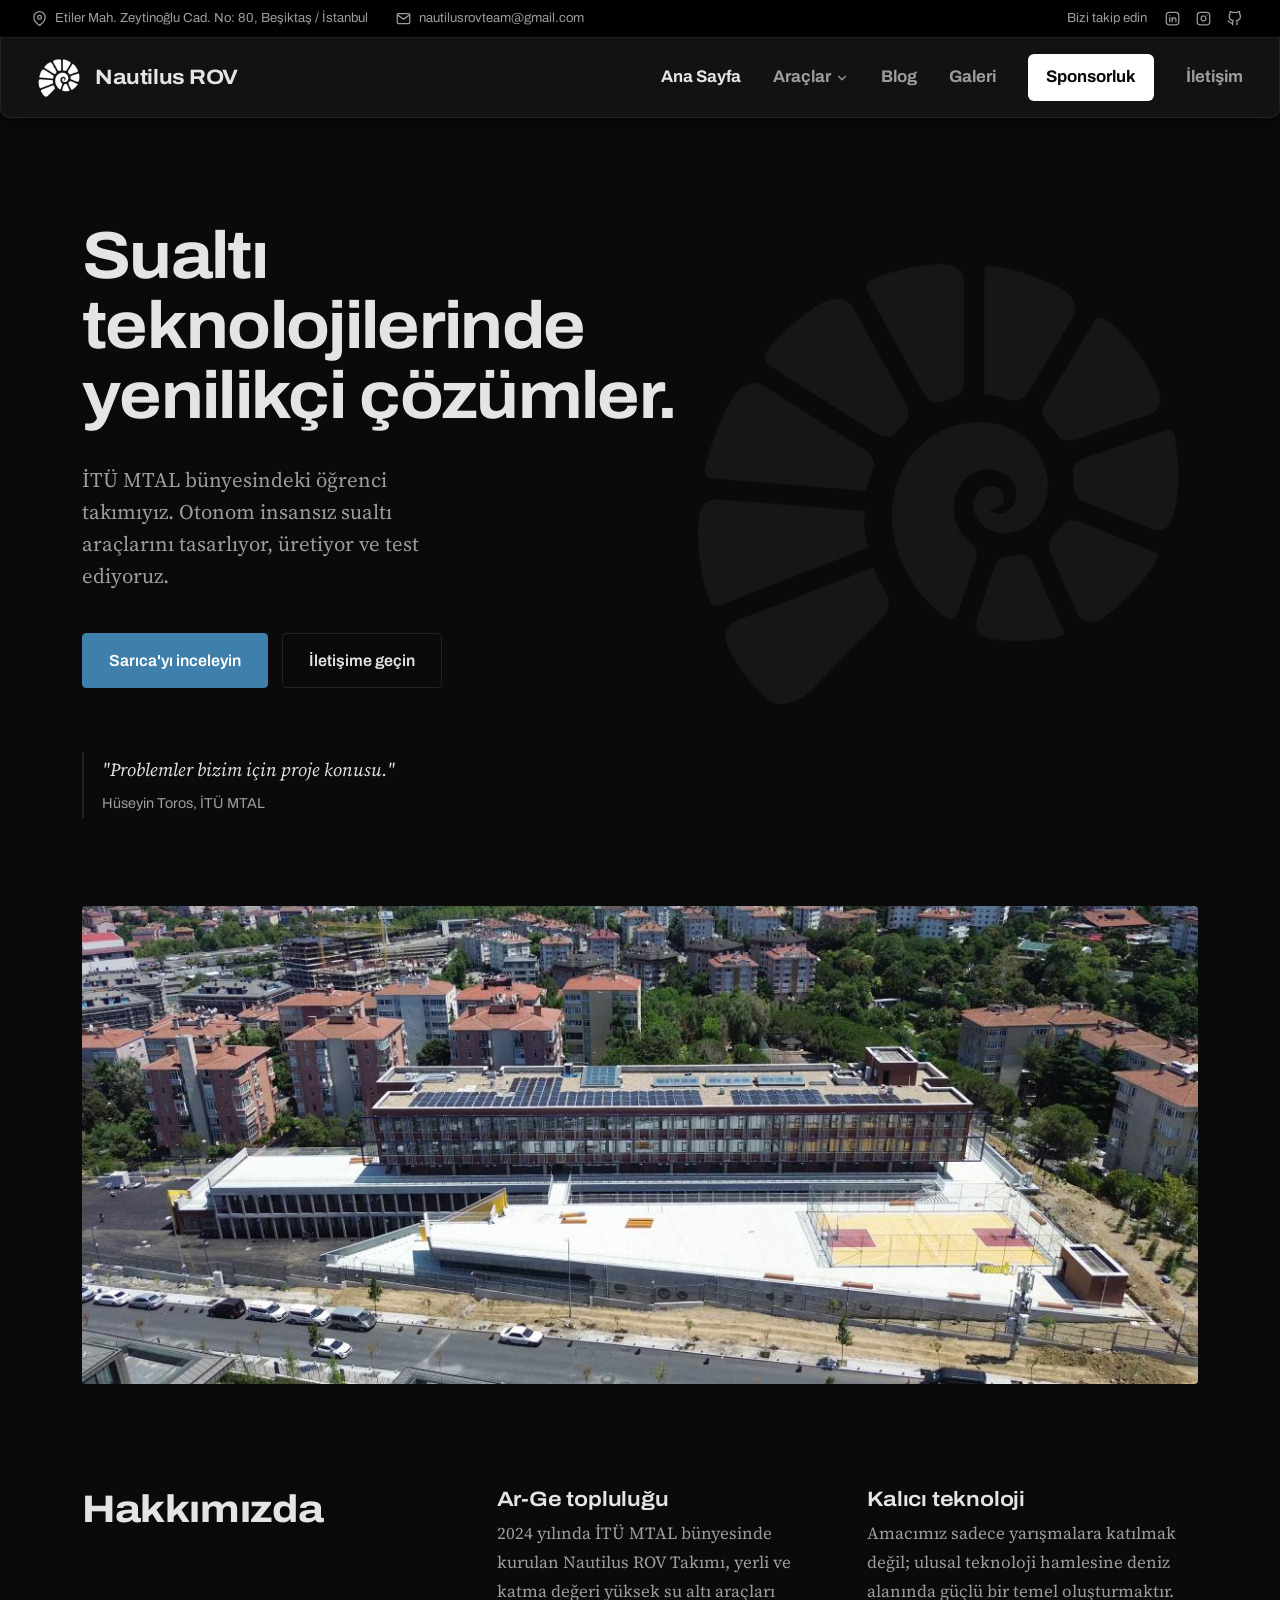
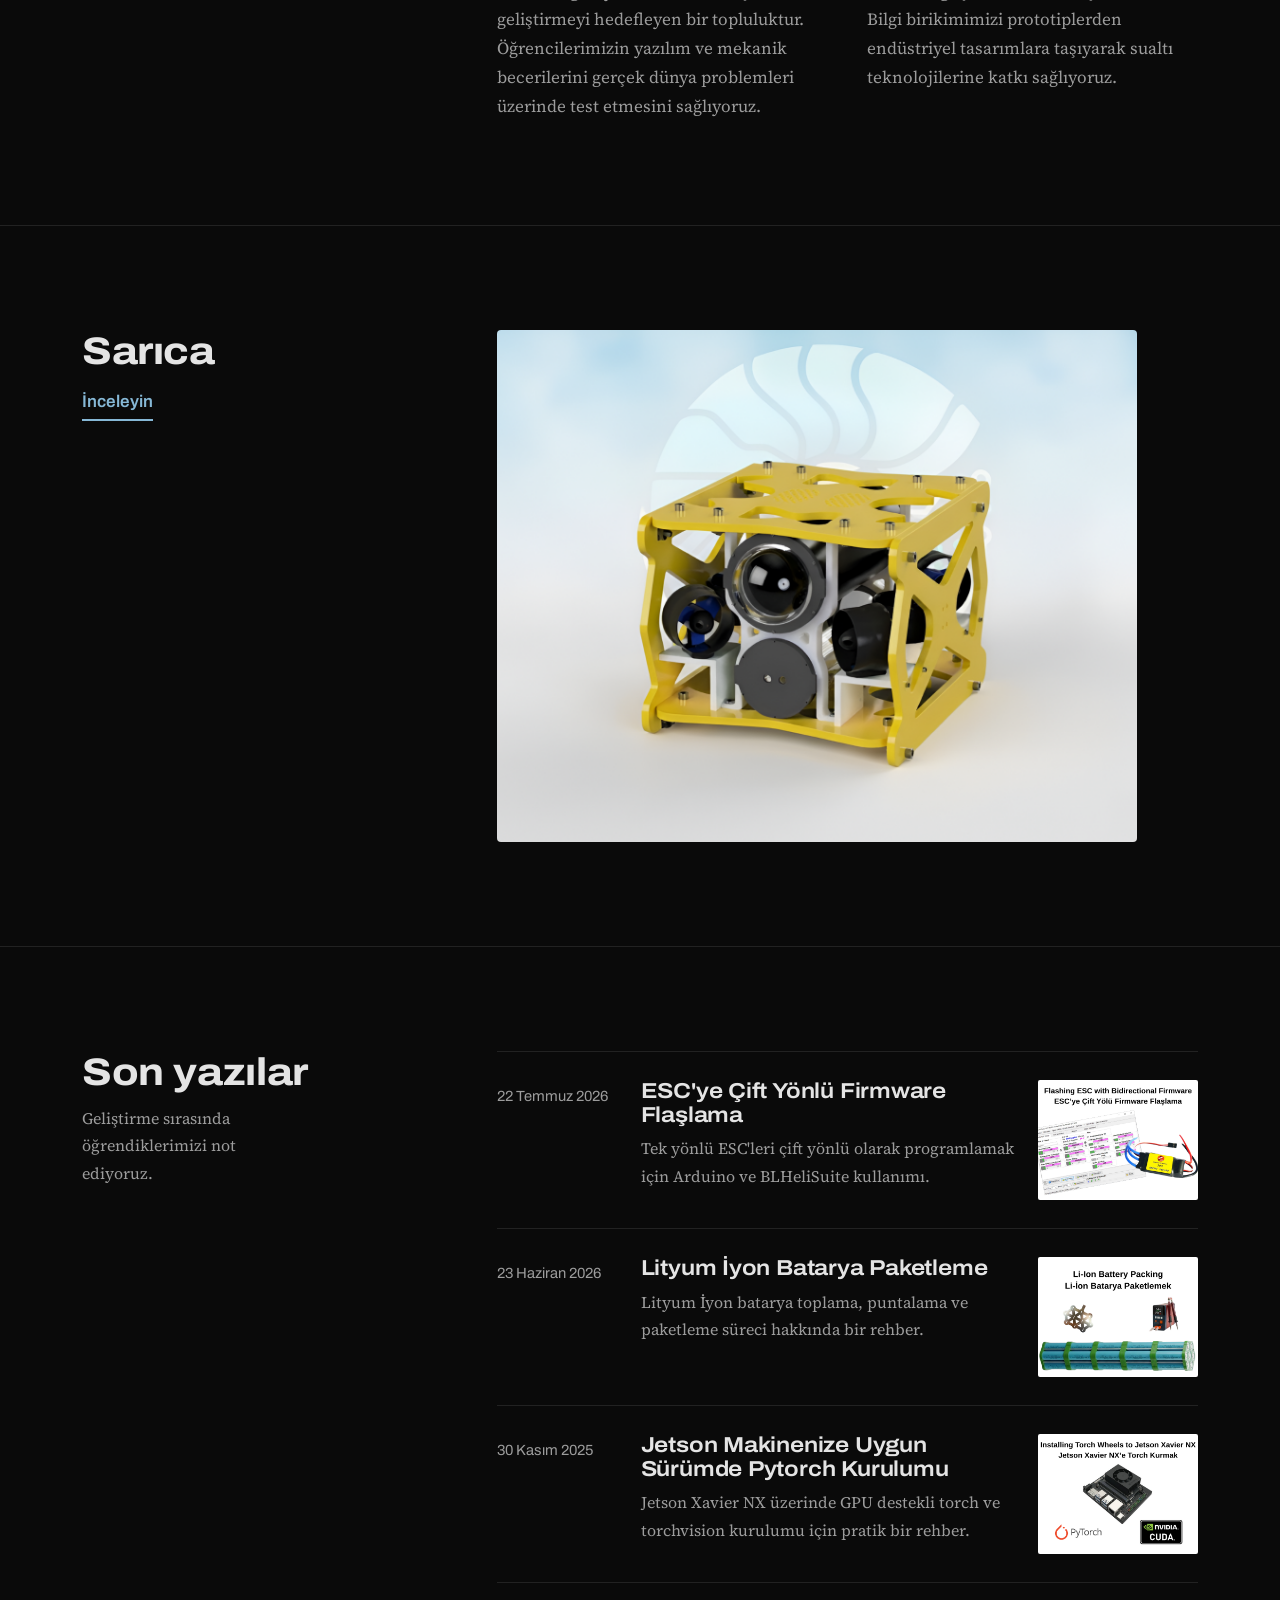
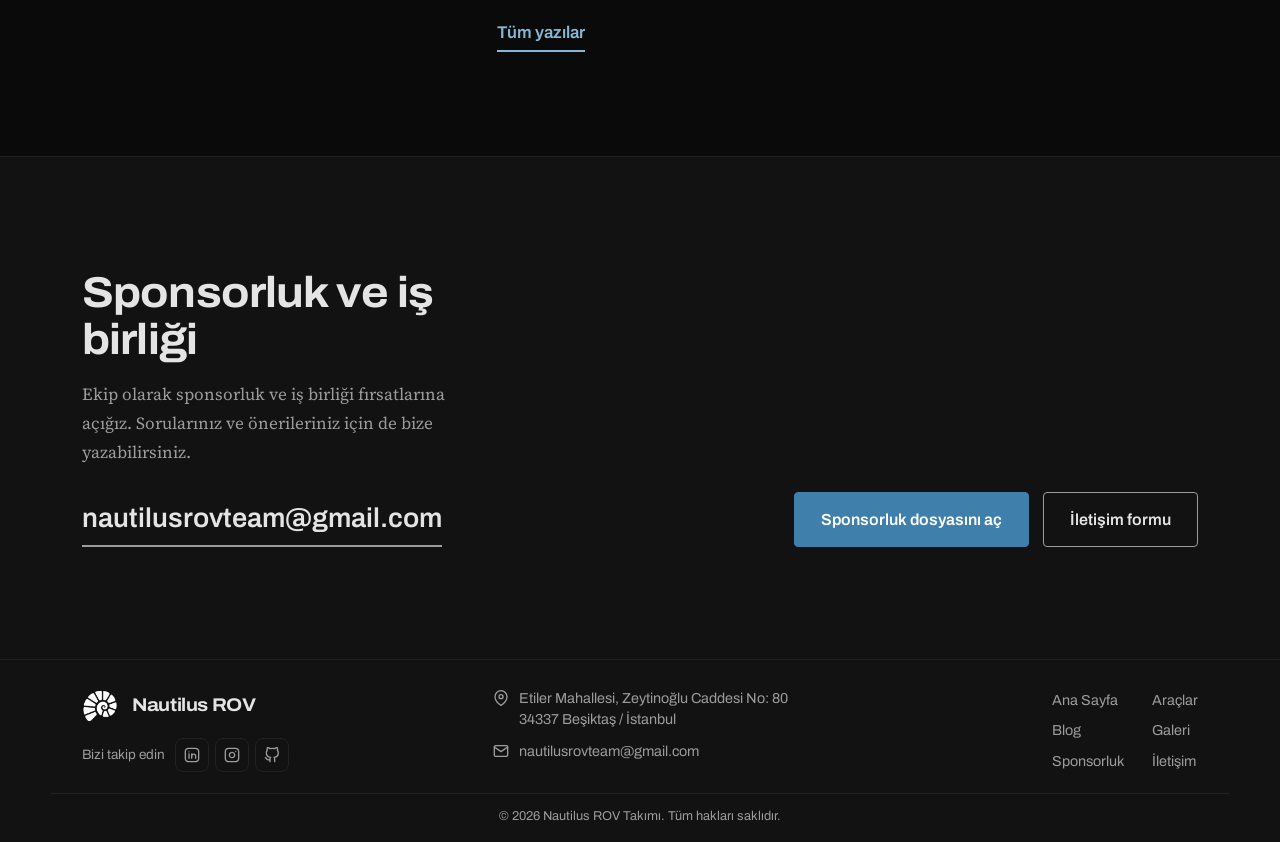
<file: index.html>
<!DOCTYPE html>
<html lang="tr">
<head>
    <meta charset="UTF-8">
    <meta name="viewport" content="width=device-width, initial-scale=1.0">
    <title>Nautilus ROV | İTÜ MTAL Sualtı Robotları Takımı</title>
    <meta name="description" content="İTÜ MTAL Nautilus ROV Takımı: otonom insansız sualtı araçları geliştiren öğrenci takımı.">
    <link rel="icon" href="image/favicon.png" type="image/png">
    <link rel="preconnect" href="https://fonts.googleapis.com">
    <link rel="preconnect" href="https://fonts.gstatic.com" crossorigin>
    <link href="https://fonts.googleapis.com/css2?family=Archivo:wdth,wght@62..125,400..800&family=Source+Serif+4:ital,opsz,wght@0,8..60,400..700;1,8..60,400&display=swap" rel="stylesheet">
    <link rel="stylesheet" href="assets/css/style.css?v=20260917">
</head>
<body>

    <div class="masthead">
        <div class="topbar">
            <ul class="topbar-info">
                <li class="topbar-address"><svg viewBox="0 0 24 24" fill="none" stroke="currentColor" stroke-width="2" stroke-linecap="round" stroke-linejoin="round" aria-hidden="true"><path d="M21 10c0 7-9 13-9 13s-9-6-9-13a9 9 0 0 1 18 0z"></path><circle cx="12" cy="10" r="3"></circle></svg><span>Etiler Mah. Zeytinoğlu Cad. No: 80, Beşiktaş / İstanbul</span></li>
                <li><a href="mailto:nautilusrovteam@gmail.com"><svg viewBox="0 0 24 24" fill="none" stroke="currentColor" stroke-width="2" stroke-linecap="round" stroke-linejoin="round" aria-hidden="true"><path d="M4 4h16c1.1 0 2 .9 2 2v12c0 1.1-.9 2-2 2H4c-1.1 0-2-.9-2-2V6c0-1.1.9-2 2-2z"></path><polyline points="22,6 12,13 2,6"></polyline></svg><span>nautilusrovteam@gmail.com</span></a></li>
            </ul>
            <ul class="topbar-social">
                <li class="topbar-label">Bizi takip edin</li>
                <li><a href="https://linkedin.com/company/nautilusrov" target="_blank" rel="noopener" aria-label="LinkedIn"><svg viewBox="0 0 24 24" fill="none" stroke="currentColor" stroke-width="2" stroke-linecap="round" stroke-linejoin="round" aria-hidden="true"><rect x="2" y="2" width="20" height="20" rx="5" ry="5"></rect><path d="M7.5 10.5V17"></path><path d="M7.5 7.3v.01"></path><path d="M11.5 17v-6.5"></path><path d="M11.5 13.8a3 3 0 0 1 6 0V17"></path></svg></a></li>
                <li><a href="https://instagram.com/nautilusrovteam" target="_blank" rel="noopener" aria-label="Instagram"><svg viewBox="0 0 24 24" fill="none" stroke="currentColor" stroke-width="2" stroke-linecap="round" stroke-linejoin="round" aria-hidden="true"><rect x="2" y="2" width="20" height="20" rx="5" ry="5"></rect><path d="M16 11.37A4 4 0 1 1 12.63 8 4 4 0 0 1 16 11.37z"></path><line x1="17.5" y1="6.5" x2="17.51" y2="6.5"></line></svg></a></li>
                <li><a href="https://github.com/itumtal-nautilusrov" target="_blank" rel="noopener" aria-label="GitHub"><svg viewBox="0 0 24 24" fill="none" stroke="currentColor" stroke-width="2" stroke-linecap="round" stroke-linejoin="round" aria-hidden="true"><path d="M9 19c-5 1.5-5-2.5-7-3m14 6v-3.87a3.37 3.37 0 0 0-.94-2.61c3.14-.35 6.44-1.54 6.44-7A5.44 5.44 0 0 0 20 4.77 5.07 5.07 0 0 0 19.91 1S18.73.65 16 2.48a13.38 13.38 0 0 0-7 0C6.27.65 5.09 1 5.09 1A5.07 5.07 0 0 0 5 4.77a5.44 5.44 0 0 0-1.5 3.78c0 5.42 3.3 6.61 6.44 7A3.37 3.37 0 0 0 9 18.13V22"></path></svg></a></li>
            </ul>
        </div>
    <header>
        <a href="index.html" class="logo" aria-label="Nautilus ROV ana sayfa">
            <img class="logo-img" src="image/logo-dark.png" alt="Nautilus ROV logosu">
            <span class="wordmark">Nautilus ROV</span>
        </a>
        <div class="header-right">
            <nav id="site-nav" aria-label="Ana menü">
                <ul>
                    <li><a href="index.html" class="active" aria-current="page">Ana Sayfa</a></li>
                    <li class="has-sub">
                        <a href="sarica.html" aria-haspopup="true">Araçlar <svg class="chev" viewBox="0 0 24 24" fill="none" stroke="currentColor" stroke-width="2.2" stroke-linecap="round" stroke-linejoin="round" aria-hidden="true"><polyline points="6 9 12 15 18 9"></polyline></svg></a>
                        <ul class="sub" aria-label="Araçlar">
                            <li><a href="sarica.html">Sarıca</a></li>
                        </ul>
                    </li>
                    <li><a href="blog.html">Blog</a></li>
                    <li><a href="gallery.html">Galeri</a></li>
                    <li><a href="sponsorship.html" class="nav-cta">Sponsorluk</a></li>
                    <li><a href="contact.html">İletişim</a></li>
                </ul>
            </nav>
            <button class="icon-btn menu-toggle" type="button" aria-label="Menüyü aç" aria-controls="site-nav" aria-expanded="false">
                <svg viewBox="0 0 24 24" fill="none" stroke="currentColor" stroke-width="2" stroke-linecap="round"><path d="M4 7h16M4 12h16M4 17h16"></path></svg>
            </button>
        </div>
    </header>
    </div>

    <main>
        <section class="intro">
            <div class="wrap">
                <div class="spiral" aria-hidden="true">
                    <img class="logo-img" src="image/logo-dark.png" alt="">
                </div>
                <h1>Sualtı teknolojilerinde yenilikçi çözümler.</h1>
                <p class="lede">İTÜ MTAL bünyesindeki öğrenci takımıyız. Otonom insansız sualtı araçlarını tasarlıyor, üretiyor ve test ediyoruz.</p>
                <div class="actions">
                    <a href="sarica.html" class="btn btn-primary">Sarıca'yı inceleyin</a>
                    <a href="contact.html" class="btn btn-plain">İletişime geçin</a>
                </div>
                <blockquote class="quote">
                    "Problemler bizim için proje konusu."
                    <cite>Hüseyin Toros, İTÜ MTAL</cite>
                </blockquote>
            </div>
        </section>

        <figure class="wrap photo-band">
            <img src="image/itumtal_new.jpg" alt="İTÜ MTAL yeni okul binası">
        </figure>

        <section class="row" id="biz">
            <div class="wrap">
                <div class="row-head"><div class="row-head-inner">
                    <h2>Hakkımızda</h2>
                </div></div>
                <div class="row-body">
                    <div class="split">
                        <div>
                            <h3>Ar-Ge topluluğu</h3>
                            <p>2024 yılında İTÜ MTAL bünyesinde kurulan Nautilus ROV Takımı, yerli ve katma değeri yüksek su altı araçları geliştirmeyi hedefleyen bir topluluktur. Öğrencilerimizin yazılım ve mekanik becerilerini gerçek dünya problemleri üzerinde test etmesini sağlıyoruz.</p>
                        </div>
                        <div>
                            <h3>Kalıcı teknoloji</h3>
                            <p>Amacımız sadece yarışmalara katılmak değil; ulusal teknoloji hamlesine deniz alanında güçlü bir temel oluşturmaktır. Bilgi birikimimizi prototiplerden endüstriyel tasarımlara taşıyarak sualtı teknolojilerine katkı sağlıyoruz.</p>
                        </div>
                    </div>
                </div>
            </div>
        </section>

        <section class="row" id="sarica">
            <div class="wrap">
                <div class="row-head"><div class="row-head-inner">
                    <h2>Sarıca</h2>
                    <a href="sarica.html" class="text-link row-link">İnceleyin</a>
                </div></div>
                <div class="row-body">
                    <a href="sarica.html" class="vehicle-shot" aria-label="Sarıca sayfasına git"><img src="image/sarica_bg.png" alt="Sarıca"></a>
                </div>
            </div>
        </section>

        <section class="row" id="yazilar">
            <div class="wrap">
                <div class="row-head"><div class="row-head-inner">
                    <h2>Son yazılar</h2>
                    <p>Geliştirme sırasında öğrendiklerimizi not ediyoruz.</p>
                </div></div>
                <div class="row-body">
                    <ul class="posts" id="recent-posts"></ul>
                    <a href="blog.html" class="text-link">Tüm yazılar</a>
                </div>
            </div>
        </section>

        <section class="band">
            <div class="wrap">
                <div>
                    <h2>Sponsorluk ve iş birliği</h2>
                    <p>Ekip olarak sponsorluk ve iş birliği fırsatlarına açığız. Sorularınız ve önerileriniz için de bize yazabilirsiniz.</p>
                    <a class="mail" href="mailto:nautilusrovteam@gmail.com">nautilusrovteam@gmail.com</a>
                </div>
                <div class="actions">
                    <a href="https://drive.google.com/drive/u/0/folders/1LoAsrbIXJZn8eVaFw3ds9Mrf7ZjMMSXS" target="_blank" rel="noopener" class="btn btn-primary">Sponsorluk dosyasını aç</a>
                    <a href="contact.html" class="btn btn-plain">İletişim formu</a>
                </div>
            </div>
        </section>
    </main>

    <footer>
        <div class="wrap foot">
            <div>
                <a href="index.html" class="logo"><img class="logo-img" src="image/logo-dark.png" alt="Nautilus ROV logosu"><span class="wordmark">Nautilus ROV</span></a>
                <div class="foot-follow">
                    <span>Bizi takip edin</span>
                    <ul class="foot-social">
                        <li><a href="https://linkedin.com/company/nautilusrov" target="_blank" rel="noopener" aria-label="LinkedIn"><svg viewBox="0 0 24 24" fill="none" stroke="currentColor" stroke-width="2" stroke-linecap="round" stroke-linejoin="round" aria-hidden="true"><rect x="2" y="2" width="20" height="20" rx="5" ry="5"></rect><path d="M7.5 10.5V17"></path><path d="M7.5 7.3v.01"></path><path d="M11.5 17v-6.5"></path><path d="M11.5 13.8a3 3 0 0 1 6 0V17"></path></svg></a></li>
                        <li><a href="https://instagram.com/nautilusrovteam" target="_blank" rel="noopener" aria-label="Instagram"><svg viewBox="0 0 24 24" fill="none" stroke="currentColor" stroke-width="2" stroke-linecap="round" stroke-linejoin="round" aria-hidden="true"><rect x="2" y="2" width="20" height="20" rx="5" ry="5"></rect><path d="M16 11.37A4 4 0 1 1 12.63 8 4 4 0 0 1 16 11.37z"></path><line x1="17.5" y1="6.5" x2="17.51" y2="6.5"></line></svg></a></li>
                        <li><a href="https://github.com/itumtal-nautilusrov" target="_blank" rel="noopener" aria-label="GitHub"><svg viewBox="0 0 24 24" fill="none" stroke="currentColor" stroke-width="2" stroke-linecap="round" stroke-linejoin="round" aria-hidden="true"><path d="M9 19c-5 1.5-5-2.5-7-3m14 6v-3.87a3.37 3.37 0 0 0-.94-2.61c3.14-.35 6.44-1.54 6.44-7A5.44 5.44 0 0 0 20 4.77 5.07 5.07 0 0 0 19.91 1S18.73.65 16 2.48a13.38 13.38 0 0 0-7 0C6.27.65 5.09 1 5.09 1A5.07 5.07 0 0 0 5 4.77a5.44 5.44 0 0 0-1.5 3.78c0 5.42 3.3 6.61 6.44 7A3.37 3.37 0 0 0 9 18.13V22"></path></svg></a></li>
                    </ul>
                </div>
            </div>
            <ul class="foot-contact">
                <li><svg viewBox="0 0 24 24" fill="none" stroke="currentColor" stroke-width="2" stroke-linecap="round" stroke-linejoin="round" aria-hidden="true"><path d="M21 10c0 7-9 13-9 13s-9-6-9-13a9 9 0 0 1 18 0z"></path><circle cx="12" cy="10" r="3"></circle></svg><span>Etiler Mahallesi, Zeytinoğlu Caddesi No: 80<br>34337 Beşiktaş / İstanbul</span></li>
                <li><svg viewBox="0 0 24 24" fill="none" stroke="currentColor" stroke-width="2" stroke-linecap="round" stroke-linejoin="round" aria-hidden="true"><path d="M4 4h16c1.1 0 2 .9 2 2v12c0 1.1-.9 2-2 2H4c-1.1 0-2-.9-2-2V6c0-1.1.9-2 2-2z"></path><polyline points="22,6 12,13 2,6"></polyline></svg><a href="mailto:nautilusrovteam@gmail.com">nautilusrovteam@gmail.com</a></li>
            </ul>
            <nav class="foot-links" aria-label="Alt menü">
                <ul>
                    <li><a href="index.html">Ana Sayfa</a></li>
                    <li><a href="sarica.html">Araçlar</a></li>
                    <li><a href="blog.html">Blog</a></li>
                    <li><a href="gallery.html">Galeri</a></li>
                    <li><a href="sponsorship.html">Sponsorluk</a></li>
                    <li><a href="contact.html">İletişim</a></li>
                </ul>
            </nav>
        </div>
        <div class="wrap foot-bottom">© <span data-year>2026</span> Nautilus ROV Takımı. Tüm hakları saklıdır.</div>
    </footer>
    <script src="assets/js/main.js?v=20260917"></script>
    <script src="assets/js/posts.js?v=20260917"></script>
    <script>renderPosts(document.getElementById('recent-posts'), 3);</script>
</body>
</html>
</file>
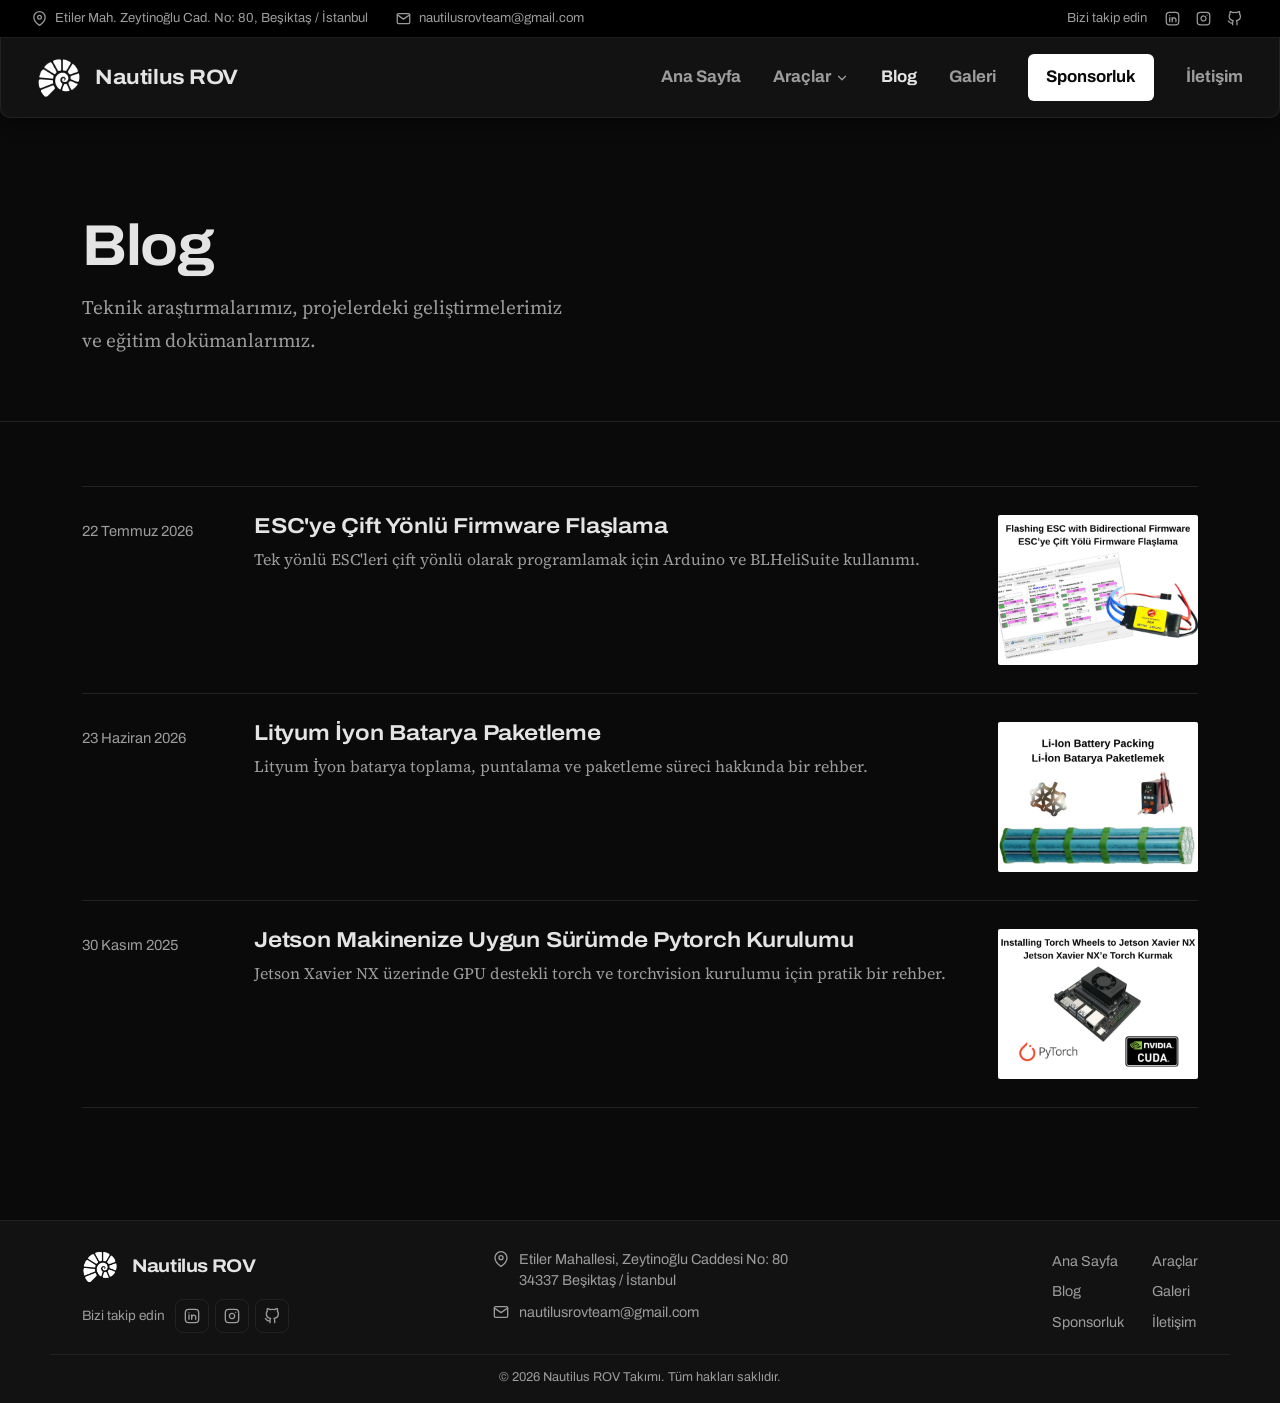
<file: blog.html>
<!DOCTYPE html>
<html lang="tr">
<head>
    <meta charset="UTF-8">
    <meta name="viewport" content="width=device-width, initial-scale=1.0">
    <title>Blog | Nautilus ROV</title>
    <meta name="description" content="Nautilus ROV Takımı'nın teknik notları ve rehberleri.">
    <link rel="icon" href="image/favicon.png" type="image/png">
    <link rel="preconnect" href="https://fonts.googleapis.com">
    <link rel="preconnect" href="https://fonts.gstatic.com" crossorigin>
    <link href="https://fonts.googleapis.com/css2?family=Archivo:wdth,wght@62..125,400..800&family=Source+Serif+4:ital,opsz,wght@0,8..60,400..700;1,8..60,400&display=swap" rel="stylesheet">
    <link rel="stylesheet" href="assets/css/style.css?v=20260917">
</head>
<body>

    <div class="masthead">
        <div class="topbar">
            <ul class="topbar-info">
                <li class="topbar-address"><svg viewBox="0 0 24 24" fill="none" stroke="currentColor" stroke-width="2" stroke-linecap="round" stroke-linejoin="round" aria-hidden="true"><path d="M21 10c0 7-9 13-9 13s-9-6-9-13a9 9 0 0 1 18 0z"></path><circle cx="12" cy="10" r="3"></circle></svg><span>Etiler Mah. Zeytinoğlu Cad. No: 80, Beşiktaş / İstanbul</span></li>
                <li><a href="mailto:nautilusrovteam@gmail.com"><svg viewBox="0 0 24 24" fill="none" stroke="currentColor" stroke-width="2" stroke-linecap="round" stroke-linejoin="round" aria-hidden="true"><path d="M4 4h16c1.1 0 2 .9 2 2v12c0 1.1-.9 2-2 2H4c-1.1 0-2-.9-2-2V6c0-1.1.9-2 2-2z"></path><polyline points="22,6 12,13 2,6"></polyline></svg><span>nautilusrovteam@gmail.com</span></a></li>
            </ul>
            <ul class="topbar-social">
                <li class="topbar-label">Bizi takip edin</li>
                <li><a href="https://linkedin.com/company/nautilusrov" target="_blank" rel="noopener" aria-label="LinkedIn"><svg viewBox="0 0 24 24" fill="none" stroke="currentColor" stroke-width="2" stroke-linecap="round" stroke-linejoin="round" aria-hidden="true"><rect x="2" y="2" width="20" height="20" rx="5" ry="5"></rect><path d="M7.5 10.5V17"></path><path d="M7.5 7.3v.01"></path><path d="M11.5 17v-6.5"></path><path d="M11.5 13.8a3 3 0 0 1 6 0V17"></path></svg></a></li>
                <li><a href="https://instagram.com/nautilusrovteam" target="_blank" rel="noopener" aria-label="Instagram"><svg viewBox="0 0 24 24" fill="none" stroke="currentColor" stroke-width="2" stroke-linecap="round" stroke-linejoin="round" aria-hidden="true"><rect x="2" y="2" width="20" height="20" rx="5" ry="5"></rect><path d="M16 11.37A4 4 0 1 1 12.63 8 4 4 0 0 1 16 11.37z"></path><line x1="17.5" y1="6.5" x2="17.51" y2="6.5"></line></svg></a></li>
                <li><a href="https://github.com/itumtal-nautilusrov" target="_blank" rel="noopener" aria-label="GitHub"><svg viewBox="0 0 24 24" fill="none" stroke="currentColor" stroke-width="2" stroke-linecap="round" stroke-linejoin="round" aria-hidden="true"><path d="M9 19c-5 1.5-5-2.5-7-3m14 6v-3.87a3.37 3.37 0 0 0-.94-2.61c3.14-.35 6.44-1.54 6.44-7A5.44 5.44 0 0 0 20 4.77 5.07 5.07 0 0 0 19.91 1S18.73.65 16 2.48a13.38 13.38 0 0 0-7 0C6.27.65 5.09 1 5.09 1A5.07 5.07 0 0 0 5 4.77a5.44 5.44 0 0 0-1.5 3.78c0 5.42 3.3 6.61 6.44 7A3.37 3.37 0 0 0 9 18.13V22"></path></svg></a></li>
            </ul>
        </div>
    <header>
        <a href="index.html" class="logo" aria-label="Nautilus ROV ana sayfa">
            <img class="logo-img" src="image/logo-dark.png" alt="Nautilus ROV logosu">
            <span class="wordmark">Nautilus ROV</span>
        </a>
        <div class="header-right">
            <nav id="site-nav" aria-label="Ana menü">
                <ul>
                    <li><a href="index.html">Ana Sayfa</a></li>
                    <li class="has-sub">
                        <a href="sarica.html" aria-haspopup="true">Araçlar <svg class="chev" viewBox="0 0 24 24" fill="none" stroke="currentColor" stroke-width="2.2" stroke-linecap="round" stroke-linejoin="round" aria-hidden="true"><polyline points="6 9 12 15 18 9"></polyline></svg></a>
                        <ul class="sub" aria-label="Araçlar">
                            <li><a href="sarica.html">Sarıca</a></li>
                        </ul>
                    </li>
                    <li><a href="blog.html" class="active" aria-current="page">Blog</a></li>
                    <li><a href="gallery.html">Galeri</a></li>
                    <li><a href="sponsorship.html" class="nav-cta">Sponsorluk</a></li>
                    <li><a href="contact.html">İletişim</a></li>
                </ul>
            </nav>
            <button class="icon-btn menu-toggle" type="button" aria-label="Menüyü aç" aria-controls="site-nav" aria-expanded="false">
                <svg viewBox="0 0 24 24" fill="none" stroke="currentColor" stroke-width="2" stroke-linecap="round"><path d="M4 7h16M4 12h16M4 17h16"></path></svg>
            </button>
        </div>
    </header>
    </div>

    <main>
        <section class="page-head">
            <div class="wrap">
                <h1>Blog</h1>
                <p>Teknik araştırmalarımız, projelerdeki geliştirmelerimiz ve eğitim dokümanlarımız.</p>
            </div>
        </section>

        <div class="wrap page-body">
            <ul class="posts" id="all-posts"></ul>
        </div>
    </main>

    <footer>
        <div class="wrap foot">
            <div>
                <a href="index.html" class="logo"><img class="logo-img" src="image/logo-dark.png" alt="Nautilus ROV logosu"><span class="wordmark">Nautilus ROV</span></a>
                <div class="foot-follow">
                    <span>Bizi takip edin</span>
                    <ul class="foot-social">
                        <li><a href="https://linkedin.com/company/nautilusrov" target="_blank" rel="noopener" aria-label="LinkedIn"><svg viewBox="0 0 24 24" fill="none" stroke="currentColor" stroke-width="2" stroke-linecap="round" stroke-linejoin="round" aria-hidden="true"><rect x="2" y="2" width="20" height="20" rx="5" ry="5"></rect><path d="M7.5 10.5V17"></path><path d="M7.5 7.3v.01"></path><path d="M11.5 17v-6.5"></path><path d="M11.5 13.8a3 3 0 0 1 6 0V17"></path></svg></a></li>
                        <li><a href="https://instagram.com/nautilusrovteam" target="_blank" rel="noopener" aria-label="Instagram"><svg viewBox="0 0 24 24" fill="none" stroke="currentColor" stroke-width="2" stroke-linecap="round" stroke-linejoin="round" aria-hidden="true"><rect x="2" y="2" width="20" height="20" rx="5" ry="5"></rect><path d="M16 11.37A4 4 0 1 1 12.63 8 4 4 0 0 1 16 11.37z"></path><line x1="17.5" y1="6.5" x2="17.51" y2="6.5"></line></svg></a></li>
                        <li><a href="https://github.com/itumtal-nautilusrov" target="_blank" rel="noopener" aria-label="GitHub"><svg viewBox="0 0 24 24" fill="none" stroke="currentColor" stroke-width="2" stroke-linecap="round" stroke-linejoin="round" aria-hidden="true"><path d="M9 19c-5 1.5-5-2.5-7-3m14 6v-3.87a3.37 3.37 0 0 0-.94-2.61c3.14-.35 6.44-1.54 6.44-7A5.44 5.44 0 0 0 20 4.77 5.07 5.07 0 0 0 19.91 1S18.73.65 16 2.48a13.38 13.38 0 0 0-7 0C6.27.65 5.09 1 5.09 1A5.07 5.07 0 0 0 5 4.77a5.44 5.44 0 0 0-1.5 3.78c0 5.42 3.3 6.61 6.44 7A3.37 3.37 0 0 0 9 18.13V22"></path></svg></a></li>
                    </ul>
                </div>
            </div>
            <ul class="foot-contact">
                <li><svg viewBox="0 0 24 24" fill="none" stroke="currentColor" stroke-width="2" stroke-linecap="round" stroke-linejoin="round" aria-hidden="true"><path d="M21 10c0 7-9 13-9 13s-9-6-9-13a9 9 0 0 1 18 0z"></path><circle cx="12" cy="10" r="3"></circle></svg><span>Etiler Mahallesi, Zeytinoğlu Caddesi No: 80<br>34337 Beşiktaş / İstanbul</span></li>
                <li><svg viewBox="0 0 24 24" fill="none" stroke="currentColor" stroke-width="2" stroke-linecap="round" stroke-linejoin="round" aria-hidden="true"><path d="M4 4h16c1.1 0 2 .9 2 2v12c0 1.1-.9 2-2 2H4c-1.1 0-2-.9-2-2V6c0-1.1.9-2 2-2z"></path><polyline points="22,6 12,13 2,6"></polyline></svg><a href="mailto:nautilusrovteam@gmail.com">nautilusrovteam@gmail.com</a></li>
            </ul>
            <nav class="foot-links" aria-label="Alt menü">
                <ul>
                    <li><a href="index.html">Ana Sayfa</a></li>
                    <li><a href="sarica.html">Araçlar</a></li>
                    <li><a href="blog.html">Blog</a></li>
                    <li><a href="gallery.html">Galeri</a></li>
                    <li><a href="sponsorship.html">Sponsorluk</a></li>
                    <li><a href="contact.html">İletişim</a></li>
                </ul>
            </nav>
        </div>
        <div class="wrap foot-bottom">© <span data-year>2026</span> Nautilus ROV Takımı. Tüm hakları saklıdır.</div>
    </footer>
    <script src="assets/js/main.js?v=20260917"></script>
    <script src="assets/js/posts.js?v=20260917"></script>
    <script>renderPosts(document.getElementById('all-posts'));</script>
</body>
</html>
</file>
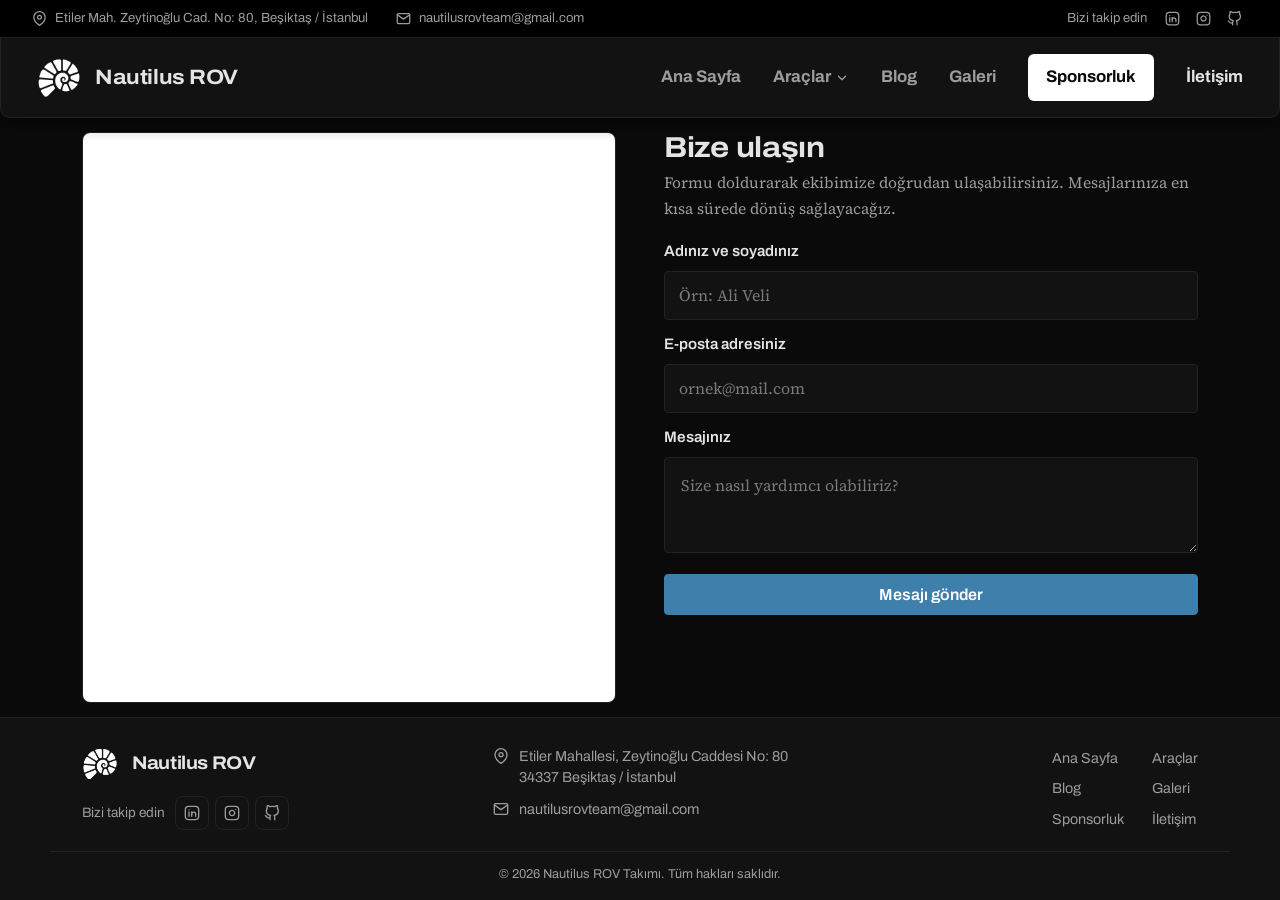
<file: contact.html>
<!DOCTYPE html>
<html lang="tr">
<head>
    <meta charset="UTF-8">
    <meta name="viewport" content="width=device-width, initial-scale=1.0">
    <title>İletişim | Nautilus ROV</title>
    <meta name="description" content="Nautilus ROV Takımı ile iletişime geçin: e-posta, adres ve sponsorluk bilgileri.">
    <link rel="icon" href="image/favicon.png" type="image/png">
    <link rel="preconnect" href="https://fonts.googleapis.com">
    <link rel="preconnect" href="https://fonts.gstatic.com" crossorigin>
    <link href="https://fonts.googleapis.com/css2?family=Archivo:wdth,wght@62..125,400..800&family=Source+Serif+4:ital,opsz,wght@0,8..60,400..700;1,8..60,400&display=swap" rel="stylesheet">
    <link rel="stylesheet" href="assets/css/style.css?v=20260917">
</head>
<body>

    <div class="masthead">
        <div class="topbar">
            <ul class="topbar-info">
                <li class="topbar-address"><svg viewBox="0 0 24 24" fill="none" stroke="currentColor" stroke-width="2" stroke-linecap="round" stroke-linejoin="round" aria-hidden="true"><path d="M21 10c0 7-9 13-9 13s-9-6-9-13a9 9 0 0 1 18 0z"></path><circle cx="12" cy="10" r="3"></circle></svg><span>Etiler Mah. Zeytinoğlu Cad. No: 80, Beşiktaş / İstanbul</span></li>
                <li><a href="mailto:nautilusrovteam@gmail.com"><svg viewBox="0 0 24 24" fill="none" stroke="currentColor" stroke-width="2" stroke-linecap="round" stroke-linejoin="round" aria-hidden="true"><path d="M4 4h16c1.1 0 2 .9 2 2v12c0 1.1-.9 2-2 2H4c-1.1 0-2-.9-2-2V6c0-1.1.9-2 2-2z"></path><polyline points="22,6 12,13 2,6"></polyline></svg><span>nautilusrovteam@gmail.com</span></a></li>
            </ul>
            <ul class="topbar-social">
                <li class="topbar-label">Bizi takip edin</li>
                <li><a href="https://linkedin.com/company/nautilusrov" target="_blank" rel="noopener" aria-label="LinkedIn"><svg viewBox="0 0 24 24" fill="none" stroke="currentColor" stroke-width="2" stroke-linecap="round" stroke-linejoin="round" aria-hidden="true"><rect x="2" y="2" width="20" height="20" rx="5" ry="5"></rect><path d="M7.5 10.5V17"></path><path d="M7.5 7.3v.01"></path><path d="M11.5 17v-6.5"></path><path d="M11.5 13.8a3 3 0 0 1 6 0V17"></path></svg></a></li>
                <li><a href="https://instagram.com/nautilusrovteam" target="_blank" rel="noopener" aria-label="Instagram"><svg viewBox="0 0 24 24" fill="none" stroke="currentColor" stroke-width="2" stroke-linecap="round" stroke-linejoin="round" aria-hidden="true"><rect x="2" y="2" width="20" height="20" rx="5" ry="5"></rect><path d="M16 11.37A4 4 0 1 1 12.63 8 4 4 0 0 1 16 11.37z"></path><line x1="17.5" y1="6.5" x2="17.51" y2="6.5"></line></svg></a></li>
                <li><a href="https://github.com/itumtal-nautilusrov" target="_blank" rel="noopener" aria-label="GitHub"><svg viewBox="0 0 24 24" fill="none" stroke="currentColor" stroke-width="2" stroke-linecap="round" stroke-linejoin="round" aria-hidden="true"><path d="M9 19c-5 1.5-5-2.5-7-3m14 6v-3.87a3.37 3.37 0 0 0-.94-2.61c3.14-.35 6.44-1.54 6.44-7A5.44 5.44 0 0 0 20 4.77 5.07 5.07 0 0 0 19.91 1S18.73.65 16 2.48a13.38 13.38 0 0 0-7 0C6.27.65 5.09 1 5.09 1A5.07 5.07 0 0 0 5 4.77a5.44 5.44 0 0 0-1.5 3.78c0 5.42 3.3 6.61 6.44 7A3.37 3.37 0 0 0 9 18.13V22"></path></svg></a></li>
            </ul>
        </div>
    <header>
        <a href="index.html" class="logo" aria-label="Nautilus ROV ana sayfa">
            <img class="logo-img" src="image/logo-dark.png" alt="Nautilus ROV logosu">
            <span class="wordmark">Nautilus ROV</span>
        </a>
        <div class="header-right">
            <nav id="site-nav" aria-label="Ana menü">
                <ul>
                    <li><a href="index.html">Ana Sayfa</a></li>
                    <li class="has-sub">
                        <a href="sarica.html" aria-haspopup="true">Araçlar <svg class="chev" viewBox="0 0 24 24" fill="none" stroke="currentColor" stroke-width="2.2" stroke-linecap="round" stroke-linejoin="round" aria-hidden="true"><polyline points="6 9 12 15 18 9"></polyline></svg></a>
                        <ul class="sub" aria-label="Araçlar">
                            <li><a href="sarica.html">Sarıca</a></li>
                        </ul>
                    </li>
                    <li><a href="blog.html">Blog</a></li>
                    <li><a href="gallery.html">Galeri</a></li>
                    <li><a href="sponsorship.html" class="nav-cta">Sponsorluk</a></li>
                    <li><a href="contact.html" class="active" aria-current="page">İletişim</a></li>
                </ul>
            </nav>
            <button class="icon-btn menu-toggle" type="button" aria-label="Menüyü aç" aria-controls="site-nav" aria-expanded="false">
                <svg viewBox="0 0 24 24" fill="none" stroke="currentColor" stroke-width="2" stroke-linecap="round"><path d="M4 7h16M4 12h16M4 17h16"></path></svg>
            </button>
        </div>
    </header>
    </div>

    <main class="contact-page">
        <div class="wrap contact-fit">
            <div class="map">
                <iframe src="https://www.google.com/maps/embed?origin=mfe&amp;pb=!1m3!2m1!1sİTÜ+Mesleki+ve+Teknik+Anadolu+Lisesi,+Zeytinoğlu+Cad.+No:80,+Etiler,+Beşiktaş,+İstanbul!6i16" title="İTÜ MTAL konumu" referrerpolicy="no-referrer-when-downgrade" allowfullscreen></iframe>
            </div>

            <section class="form">
                <h1>Bize ulaşın</h1>
                <p>Formu doldurarak ekibimize doğrudan ulaşabilirsiniz. Mesajlarınıza en kısa sürede dönüş sağlayacağız.</p>
                <form action="https://formspree.io/f/mlgyjvlz" method="POST">
                        <div class="field">
                            <label for="f-name">Adınız ve soyadınız</label>
                            <input id="f-name" type="text" name="name" placeholder="Örn: Ali Veli" autocomplete="name" required>
                        </div>
                        <div class="field">
                            <label for="f-email">E-posta adresiniz</label>
                            <input id="f-email" type="email" name="email" placeholder="ornek@mail.com" autocomplete="email" required>
                        </div>
                        <div class="field">
                            <label for="f-msg">Mesajınız</label>
                            <textarea id="f-msg" name="message" placeholder="Size nasıl yardımcı olabiliriz?" required></textarea>
                        </div>
                        <button type="submit" class="btn btn-primary">Mesajı gönder</button>
                    </form>
            </section>
        </div>
    </main>

    <footer>
        <div class="wrap foot">
            <div>
                <a href="index.html" class="logo"><img class="logo-img" src="image/logo-dark.png" alt="Nautilus ROV logosu"><span class="wordmark">Nautilus ROV</span></a>
                <div class="foot-follow">
                    <span>Bizi takip edin</span>
                    <ul class="foot-social">
                        <li><a href="https://linkedin.com/company/nautilusrov" target="_blank" rel="noopener" aria-label="LinkedIn"><svg viewBox="0 0 24 24" fill="none" stroke="currentColor" stroke-width="2" stroke-linecap="round" stroke-linejoin="round" aria-hidden="true"><rect x="2" y="2" width="20" height="20" rx="5" ry="5"></rect><path d="M7.5 10.5V17"></path><path d="M7.5 7.3v.01"></path><path d="M11.5 17v-6.5"></path><path d="M11.5 13.8a3 3 0 0 1 6 0V17"></path></svg></a></li>
                        <li><a href="https://instagram.com/nautilusrovteam" target="_blank" rel="noopener" aria-label="Instagram"><svg viewBox="0 0 24 24" fill="none" stroke="currentColor" stroke-width="2" stroke-linecap="round" stroke-linejoin="round" aria-hidden="true"><rect x="2" y="2" width="20" height="20" rx="5" ry="5"></rect><path d="M16 11.37A4 4 0 1 1 12.63 8 4 4 0 0 1 16 11.37z"></path><line x1="17.5" y1="6.5" x2="17.51" y2="6.5"></line></svg></a></li>
                        <li><a href="https://github.com/itumtal-nautilusrov" target="_blank" rel="noopener" aria-label="GitHub"><svg viewBox="0 0 24 24" fill="none" stroke="currentColor" stroke-width="2" stroke-linecap="round" stroke-linejoin="round" aria-hidden="true"><path d="M9 19c-5 1.5-5-2.5-7-3m14 6v-3.87a3.37 3.37 0 0 0-.94-2.61c3.14-.35 6.44-1.54 6.44-7A5.44 5.44 0 0 0 20 4.77 5.07 5.07 0 0 0 19.91 1S18.73.65 16 2.48a13.38 13.38 0 0 0-7 0C6.27.65 5.09 1 5.09 1A5.07 5.07 0 0 0 5 4.77a5.44 5.44 0 0 0-1.5 3.78c0 5.42 3.3 6.61 6.44 7A3.37 3.37 0 0 0 9 18.13V22"></path></svg></a></li>
                    </ul>
                </div>
            </div>
            <ul class="foot-contact">
                <li><svg viewBox="0 0 24 24" fill="none" stroke="currentColor" stroke-width="2" stroke-linecap="round" stroke-linejoin="round" aria-hidden="true"><path d="M21 10c0 7-9 13-9 13s-9-6-9-13a9 9 0 0 1 18 0z"></path><circle cx="12" cy="10" r="3"></circle></svg><span>Etiler Mahallesi, Zeytinoğlu Caddesi No: 80<br>34337 Beşiktaş / İstanbul</span></li>
                <li><svg viewBox="0 0 24 24" fill="none" stroke="currentColor" stroke-width="2" stroke-linecap="round" stroke-linejoin="round" aria-hidden="true"><path d="M4 4h16c1.1 0 2 .9 2 2v12c0 1.1-.9 2-2 2H4c-1.1 0-2-.9-2-2V6c0-1.1.9-2 2-2z"></path><polyline points="22,6 12,13 2,6"></polyline></svg><a href="mailto:nautilusrovteam@gmail.com">nautilusrovteam@gmail.com</a></li>
            </ul>
            <nav class="foot-links" aria-label="Alt menü">
                <ul>
                    <li><a href="index.html">Ana Sayfa</a></li>
                    <li><a href="sarica.html">Araçlar</a></li>
                    <li><a href="blog.html">Blog</a></li>
                    <li><a href="gallery.html">Galeri</a></li>
                    <li><a href="sponsorship.html">Sponsorluk</a></li>
                    <li><a href="contact.html">İletişim</a></li>
                </ul>
            </nav>
        </div>
        <div class="wrap foot-bottom">© <span data-year>2026</span> Nautilus ROV Takımı. Tüm hakları saklıdır.</div>
    </footer>
    <script src="assets/js/main.js?v=20260917"></script>
</body>
</html>
</file>
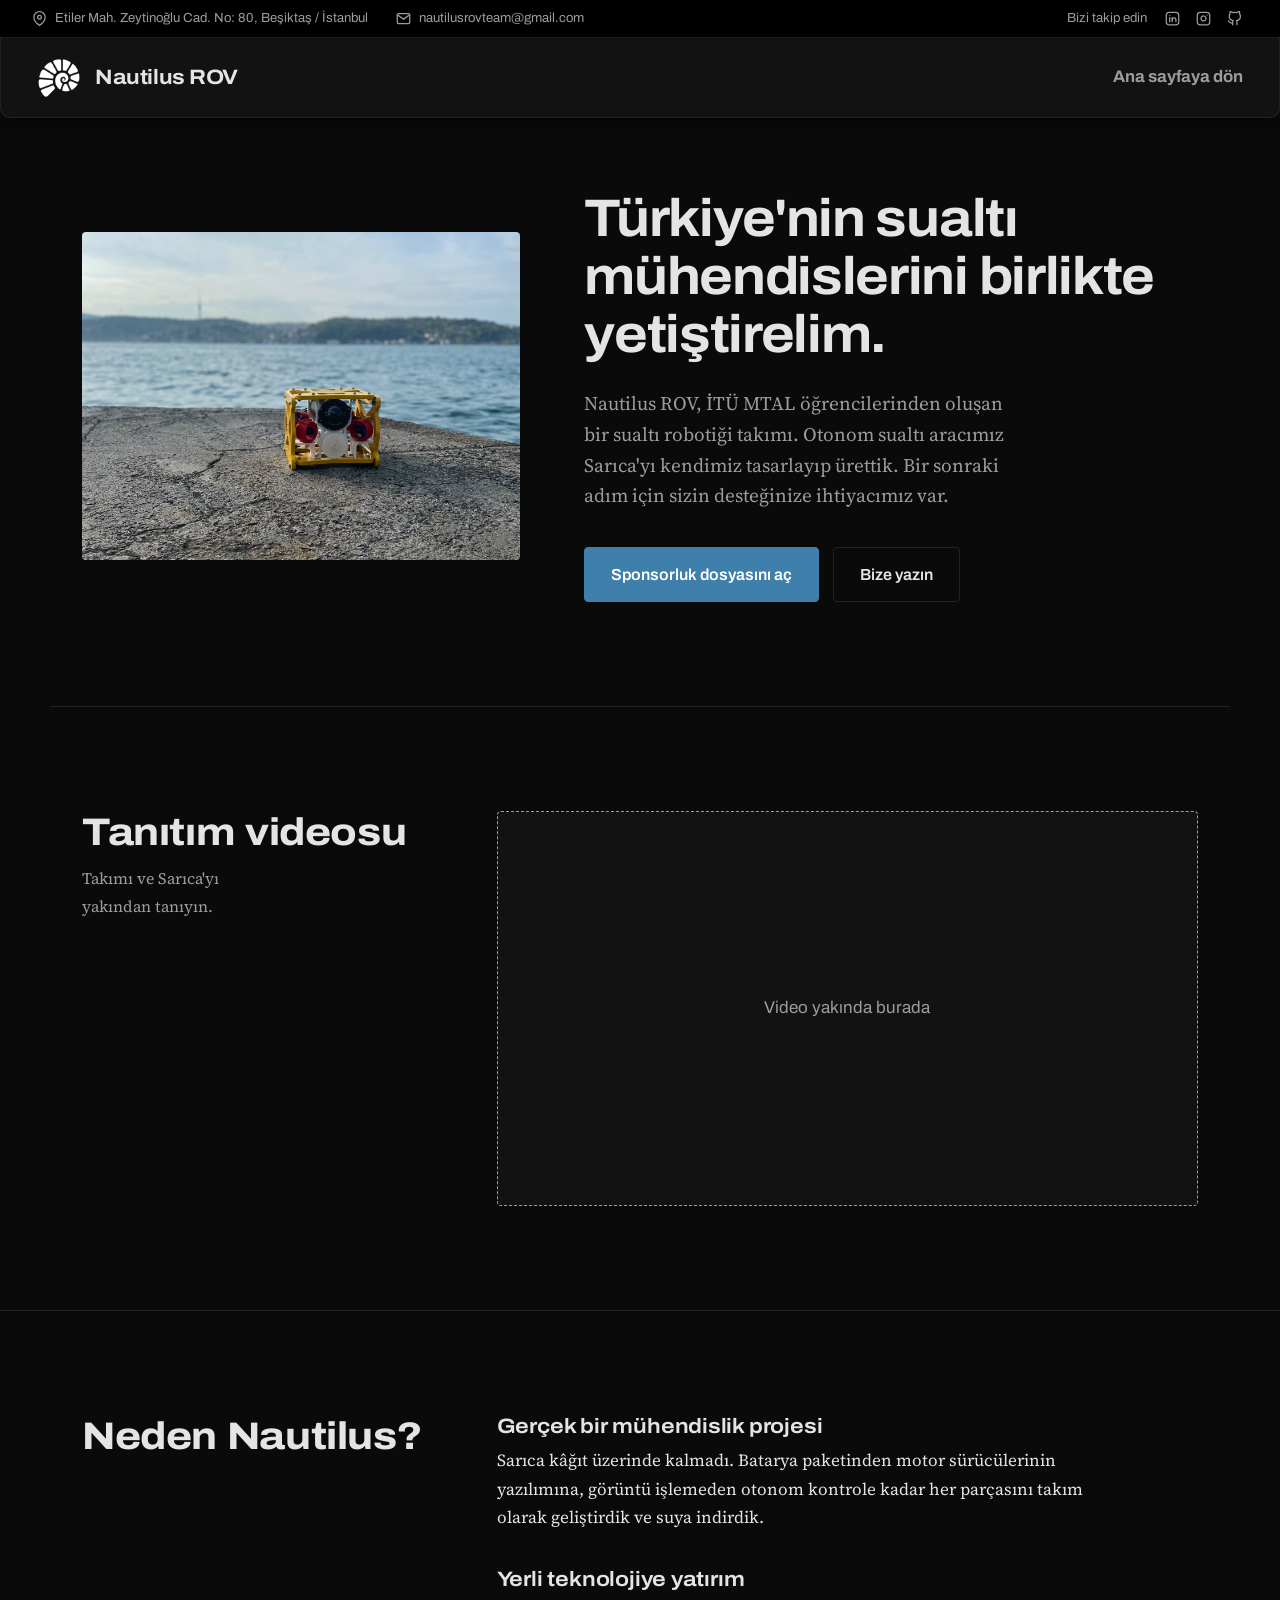
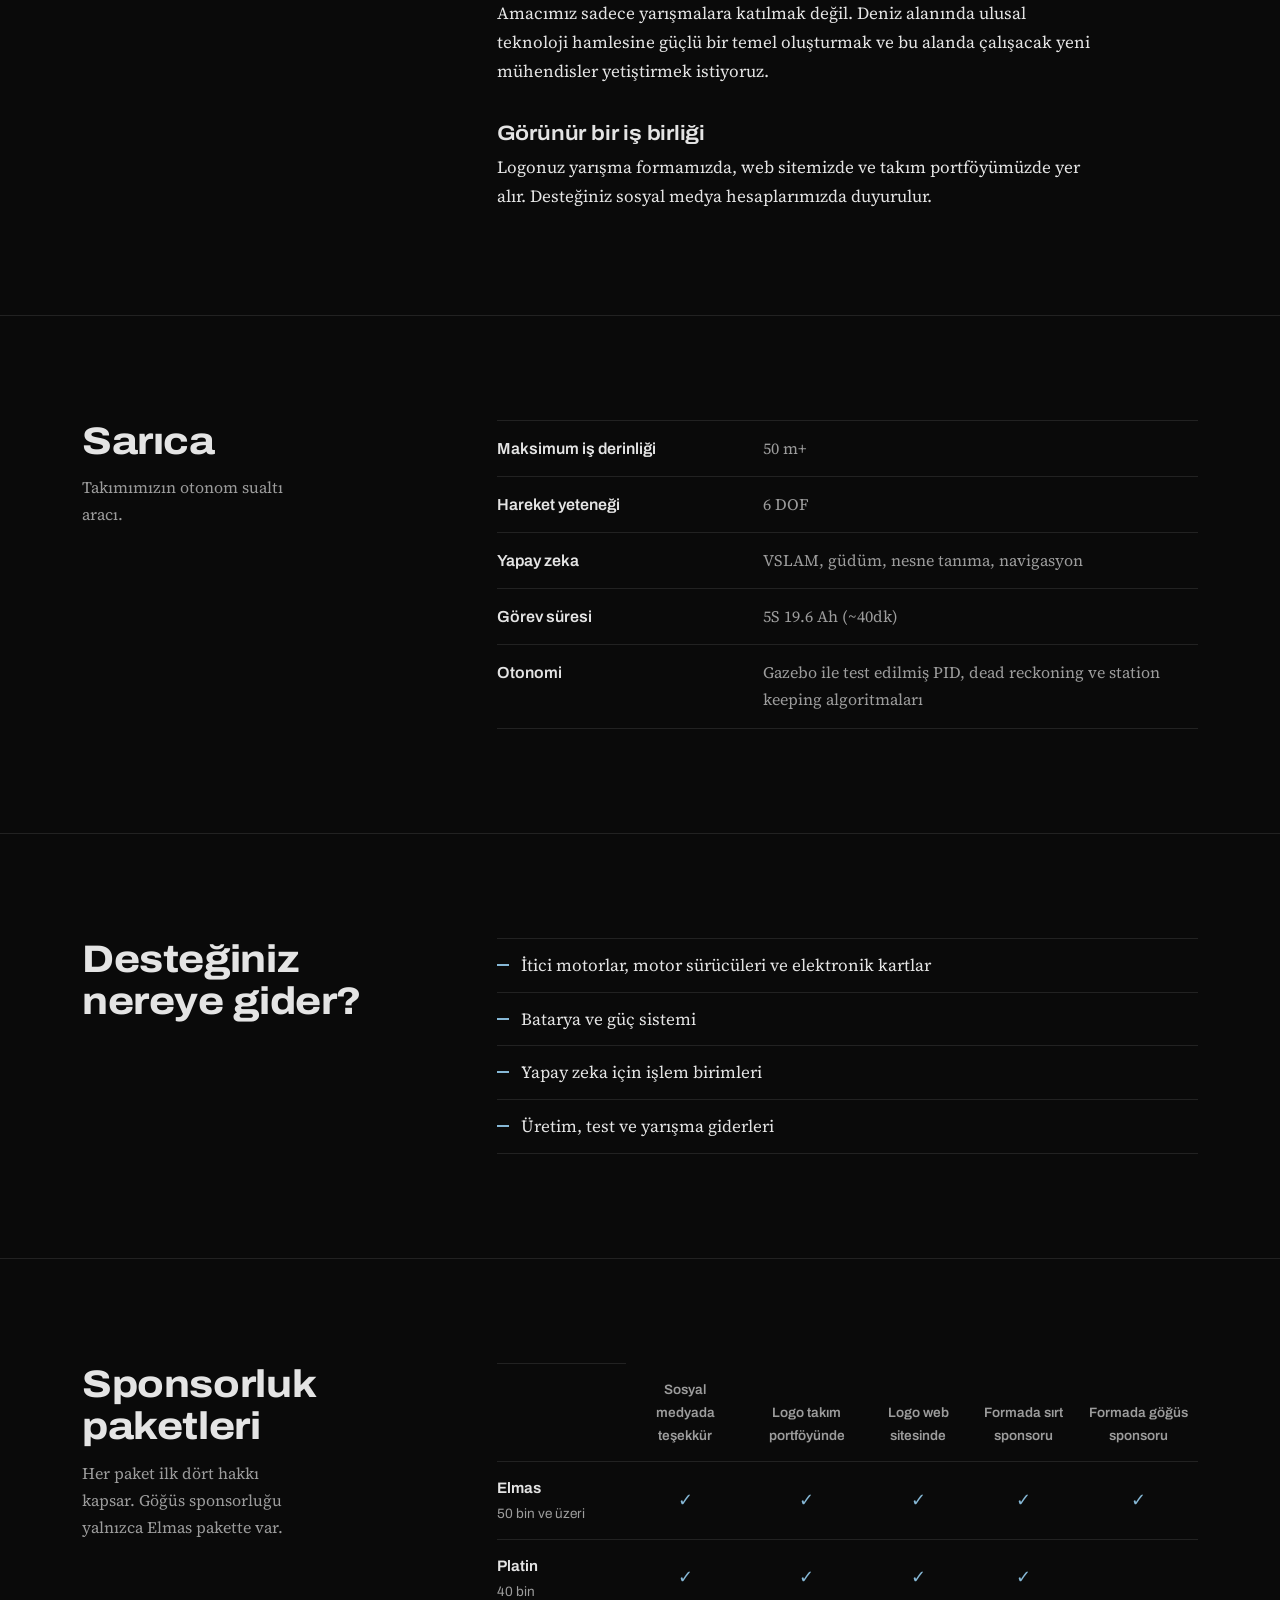
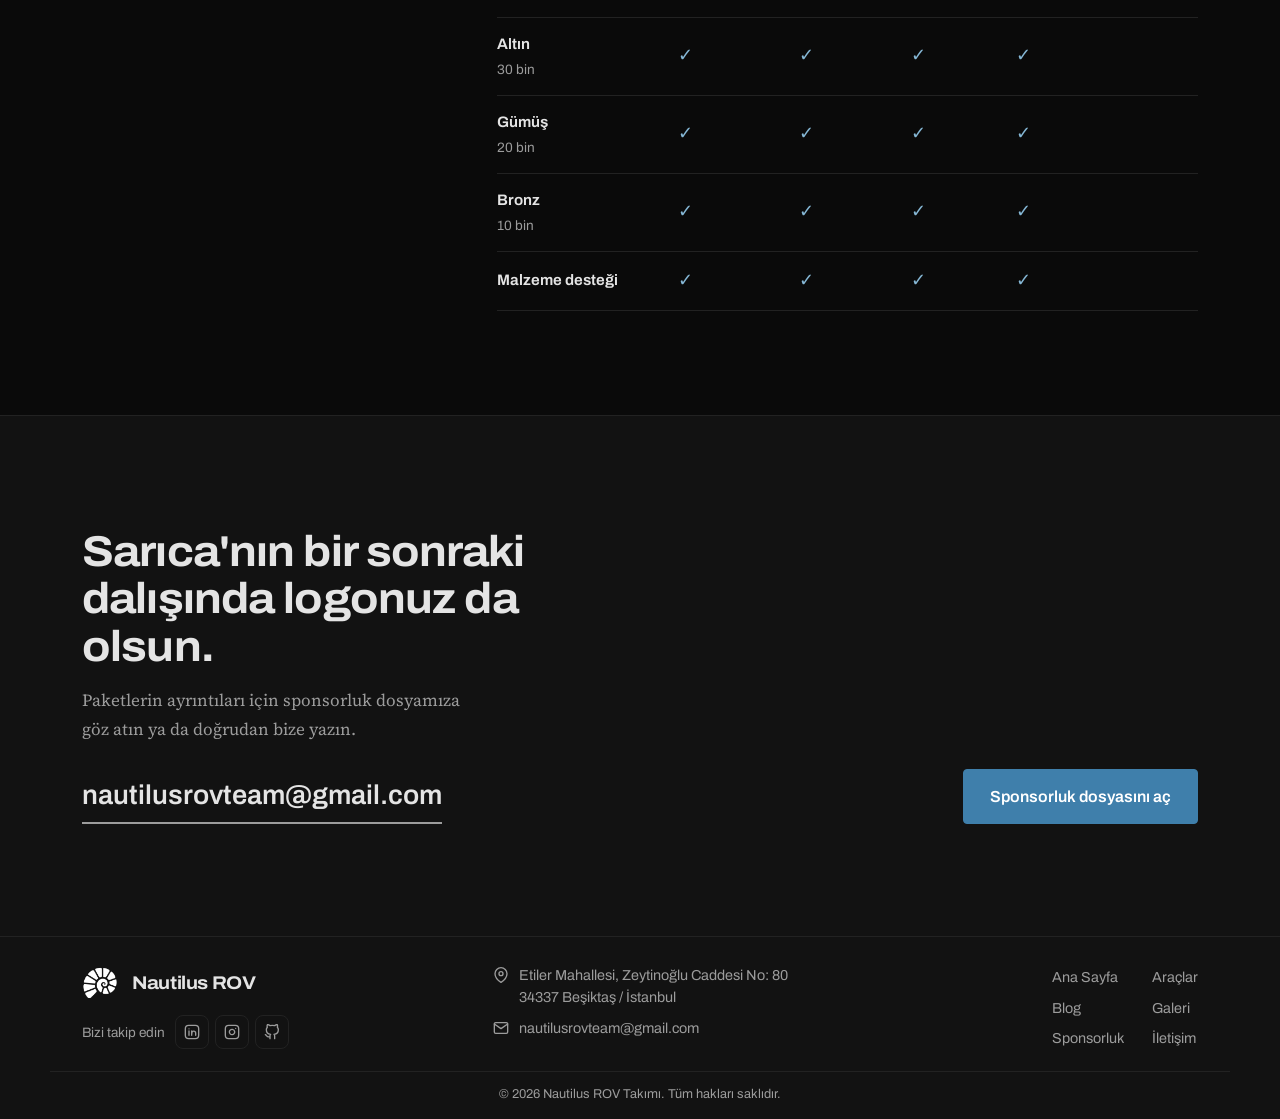
<file: pitch.html>
<!DOCTYPE html>
<html lang="tr">
<head>
    <meta charset="UTF-8">
    <meta name="viewport" content="width=device-width, initial-scale=1.0">
    <title>Nautilus ROV</title>
    <meta name="description" content="Nautilus ROV Takımı tanıtım sayfası.">
    <!-- Standalone page: shared by direct link only, not linked from the site nav. -->
    <meta name="robots" content="noindex, nofollow">
    <link rel="icon" href="image/favicon.png" type="image/png">
    <link rel="preconnect" href="https://fonts.googleapis.com">
    <link rel="preconnect" href="https://fonts.gstatic.com" crossorigin>
    <link href="https://fonts.googleapis.com/css2?family=Archivo:wdth,wght@62..125,400..800&family=Source+Serif+4:ital,opsz,wght@0,8..60,400..700;1,8..60,400&display=swap" rel="stylesheet">
    <link rel="stylesheet" href="assets/css/style.css?v=20260917">
    <style>
        body { min-height: 100vh; display: flex; flex-direction: column; }
        main { flex: 1; }
        .back-link { font-size: 1.05rem; font-weight: 700; color: var(--ink-soft); }
        .back-link:hover { color: var(--ink); }

        .pitch-hero { display: grid; grid-template-columns: 5fr 7fr; gap: 64px; align-items: center; padding-top: 72px; padding-bottom: 104px; border-bottom: 1px solid var(--rule); }
        .pitch-photo img { width: 100%; aspect-ratio: 4 / 3; object-fit: cover; border-radius: 4px; }
        .pitch-hero h1 { font-size: clamp(2.1rem, 4.2vw, 3.3rem); font-weight: 700; font-stretch: 108%; letter-spacing: -0.025em; max-width: 18ch; }
        .pitch-hero .lede { font-size: 1.2rem; line-height: 1.6; color: var(--ink-soft); max-width: 44ch; margin: 24px 0 36px; }

        /* Reserved slot for the promo video. Replace .video-slot's contents with the embed. */
        .video-slot { position: relative; aspect-ratio: 16 / 9; border: 1px dashed var(--ink-soft); border-radius: 4px; background: var(--surface); display: flex; align-items: center; justify-content: center; font-family: var(--display); color: var(--ink-soft); }
        .video-slot iframe, .video-slot video { position: absolute; inset: 0; width: 100%; height: 100%; border: 0; border-radius: 4px; }

        .tiers { width: 100%; border-collapse: collapse; font-family: var(--display); font-size: 0.95rem; }
        .tiers th, .tiers td { padding: 14px 8px; border-top: 1px solid var(--rule); text-align: center; vertical-align: middle; }
        .tiers thead th { font-weight: 600; font-size: 0.85rem; color: var(--ink-soft); vertical-align: bottom; border-top: none; }
        .tiers tbody th { text-align: left; font-weight: 650; white-space: nowrap; padding-left: 0; }
        .tiers tbody th span { display: block; font-weight: 400; color: var(--ink-soft); font-size: 0.85rem; }
        .tiers tbody tr:last-child > * { border-bottom: 1px solid var(--rule); }
        .tiers td { color: var(--current); font-size: 1.1rem; }
        .visually-hidden { position: absolute; width: 1px; height: 1px; overflow: hidden; clip: rect(0 0 0 0); white-space: nowrap; }
        .tiers-scroll { overflow-x: auto; }
        .tiers-scroll table { min-width: 560px; }

        @media (max-width: 960px) {
            .pitch-hero { grid-template-columns: 1fr; gap: 32px; padding-top: 40px; padding-bottom: 56px; }
            .pitch-hero h1 { max-width: none; }
        }

        @media (max-width: 768px) {
            .back-link { font-size: 0.95rem; white-space: nowrap; }
            .pitch-hero { gap: 24px; padding-top: 24px; padding-bottom: 48px; }
            .pitch-hero h1 { font-size: clamp(1.75rem, 7.5vw, 2.3rem); }
            .pitch-hero .lede { font-size: 1.05rem; margin: 16px 0 28px; }
            .row > .wrap { gap: 20px; padding-top: 48px; padding-bottom: 48px; }
            .row-body > * + * { margin-top: 28px; }
            .band .wrap { gap: 28px; padding-top: 64px; padding-bottom: 64px; }

            /* Tiers: one block per package, benefits listed underneath. */
            .tiers-scroll { overflow: visible; }
            .tiers-scroll table { min-width: 0; }
            .tiers, .tiers tbody, .tiers tr, .tiers th, .tiers td { display: block; }
            .tiers thead { position: absolute; width: 1px; height: 1px; overflow: hidden; clip: rect(0 0 0 0); }
            .tiers tbody tr { padding: 16px 0; border-top: 1px solid var(--rule); }
            .tiers tbody tr:last-child { border-bottom: 1px solid var(--rule); }
            .tiers tbody tr:last-child > * { border-bottom: none; }
            .tiers tbody th { padding: 0 0 8px; border: none; font-size: 1.1rem; white-space: normal; }
            .tiers td { display: flex; align-items: center; gap: 10px; padding: 5px 0; border: none; text-align: left; font-size: 1rem; }
            .tiers td::before { content: attr(data-label); order: 2; color: var(--ink); font-size: 0.95rem; }
            .tiers td > span[aria-hidden] { width: 16px; }
            .tiers td.no { display: none; }
        }

        @media (max-width: 480px) {
            .wordmark { display: none; }
            .pitch-hero .actions .btn, .band .actions .btn { width: 100%; text-align: center; justify-content: center; }
            .specs th, .specs td { display: block; width: auto; padding-right: 0; }
            .specs th { padding-bottom: 2px; }
            .specs td { border-top: none; padding-top: 0; }
            .specs tr:last-child th { border-bottom: none; }
        }
    </style>
</head>
<body>

    <div class="masthead">
        <div class="topbar">
            <ul class="topbar-info">
                <li class="topbar-address"><svg viewBox="0 0 24 24" fill="none" stroke="currentColor" stroke-width="2" stroke-linecap="round" stroke-linejoin="round" aria-hidden="true"><path d="M21 10c0 7-9 13-9 13s-9-6-9-13a9 9 0 0 1 18 0z"></path><circle cx="12" cy="10" r="3"></circle></svg><span>Etiler Mah. Zeytinoğlu Cad. No: 80, Beşiktaş / İstanbul</span></li>
                <li><a href="mailto:nautilusrovteam@gmail.com"><svg viewBox="0 0 24 24" fill="none" stroke="currentColor" stroke-width="2" stroke-linecap="round" stroke-linejoin="round" aria-hidden="true"><path d="M4 4h16c1.1 0 2 .9 2 2v12c0 1.1-.9 2-2 2H4c-1.1 0-2-.9-2-2V6c0-1.1.9-2 2-2z"></path><polyline points="22,6 12,13 2,6"></polyline></svg><span>nautilusrovteam@gmail.com</span></a></li>
            </ul>
            <ul class="topbar-social">
                <li class="topbar-label">Bizi takip edin</li>
                <li><a href="https://linkedin.com/company/nautilusrov" target="_blank" rel="noopener" aria-label="LinkedIn"><svg viewBox="0 0 24 24" fill="none" stroke="currentColor" stroke-width="2" stroke-linecap="round" stroke-linejoin="round" aria-hidden="true"><rect x="2" y="2" width="20" height="20" rx="5" ry="5"></rect><path d="M7.5 10.5V17"></path><path d="M7.5 7.3v.01"></path><path d="M11.5 17v-6.5"></path><path d="M11.5 13.8a3 3 0 0 1 6 0V17"></path></svg></a></li>
                <li><a href="https://instagram.com/nautilusrovteam" target="_blank" rel="noopener" aria-label="Instagram"><svg viewBox="0 0 24 24" fill="none" stroke="currentColor" stroke-width="2" stroke-linecap="round" stroke-linejoin="round" aria-hidden="true"><rect x="2" y="2" width="20" height="20" rx="5" ry="5"></rect><path d="M16 11.37A4 4 0 1 1 12.63 8 4 4 0 0 1 16 11.37z"></path><line x1="17.5" y1="6.5" x2="17.51" y2="6.5"></line></svg></a></li>
                <li><a href="https://github.com/itumtal-nautilusrov" target="_blank" rel="noopener" aria-label="GitHub"><svg viewBox="0 0 24 24" fill="none" stroke="currentColor" stroke-width="2" stroke-linecap="round" stroke-linejoin="round" aria-hidden="true"><path d="M9 19c-5 1.5-5-2.5-7-3m14 6v-3.87a3.37 3.37 0 0 0-.94-2.61c3.14-.35 6.44-1.54 6.44-7A5.44 5.44 0 0 0 20 4.77 5.07 5.07 0 0 0 19.91 1S18.73.65 16 2.48a13.38 13.38 0 0 0-7 0C6.27.65 5.09 1 5.09 1A5.07 5.07 0 0 0 5 4.77a5.44 5.44 0 0 0-1.5 3.78c0 5.42 3.3 6.61 6.44 7A3.37 3.37 0 0 0 9 18.13V22"></path></svg></a></li>
            </ul>
        </div>
    <header>
        <a href="index.html" class="logo" aria-label="Nautilus ROV ana sayfa">
            <img class="logo-img" src="image/logo-dark.png" alt="Nautilus ROV logosu">
            <span class="wordmark">Nautilus ROV</span>
        </a>
        <a href="index.html" class="back-link">Ana sayfaya dön</a>
    </header>
    </div>

    <main>
        <section class="wrap pitch-hero">
            <figure class="pitch-photo">
                <img src="image/sarica_bosphorus.jpeg" alt="Sarıca İstanbul Boğazı'nda">
            </figure>
            <div>
                <h1>Türkiye'nin sualtı mühendislerini birlikte yetiştirelim.</h1>
                <p class="lede">Nautilus ROV, İTÜ MTAL öğrencilerinden oluşan bir sualtı robotiği takımı. Otonom sualtı aracımız Sarıca'yı kendimiz tasarlayıp ürettik. Bir sonraki adım için sizin desteğinize ihtiyacımız var.</p>
                <div class="actions">
                    <a href="https://drive.google.com/drive/u/0/folders/1LoAsrbIXJZn8eVaFw3ds9Mrf7ZjMMSXS" target="_blank" rel="noopener" class="btn btn-primary">Sponsorluk dosyasını aç</a>
                    <a href="contact.html" class="btn btn-plain">Bize yazın</a>
                </div>
            </div>
        </section>

        <section class="row">
            <div class="wrap">
                <div class="row-head"><div class="row-head-inner">
                    <h2>Tanıtım videosu</h2>
                    <p>Takımı ve Sarıca'yı yakından tanıyın.</p>
                </div></div>
                <div class="row-body">
                    <div class="video-slot">Video yakında burada</div>
                </div>
            </div>
        </section>

        <section class="row">
            <div class="wrap">
                <div class="row-head"><div class="row-head-inner"><h2>Neden Nautilus?</h2></div></div>
                <div class="row-body">
                    <div>
                        <h3>Gerçek bir mühendislik projesi</h3>
                        <p>Sarıca kâğıt üzerinde kalmadı. Batarya paketinden motor sürücülerinin yazılımına, görüntü işlemeden otonom kontrole kadar her parçasını takım olarak geliştirdik ve suya indirdik.</p>
                    </div>
                    <div>
                        <h3>Yerli teknolojiye yatırım</h3>
                        <p>Amacımız sadece yarışmalara katılmak değil. Deniz alanında ulusal teknoloji hamlesine güçlü bir temel oluşturmak ve bu alanda çalışacak yeni mühendisler yetiştirmek istiyoruz.</p>
                    </div>
                    <div>
                        <h3>Görünür bir iş birliği</h3>
                        <p>Logonuz yarışma formamızda, web sitemizde ve takım portföyümüzde yer alır. Desteğiniz sosyal medya hesaplarımızda duyurulur.</p>
                    </div>
                </div>
            </div>
        </section>

        <section class="row">
            <div class="wrap">
                <div class="row-head"><div class="row-head-inner">
                    <h2>Sarıca</h2>
                    <p>Takımımızın otonom sualtı aracı.</p>
                </div></div>
                <div class="row-body">
                    <table class="specs">
                        <tr><th scope="row">Maksimum iş derinliği</th><td>50 m+</td></tr>
                        <tr><th scope="row">Hareket yeteneği</th><td>6 DOF</td></tr>
                        <tr><th scope="row">Yapay zeka</th><td>VSLAM, güdüm, nesne tanıma, navigasyon</td></tr>
                        <tr><th scope="row">Görev süresi</th><td>5S 19.6 Ah (~40dk)</td></tr>
                        <tr><th scope="row">Otonomi</th><td>Gazebo ile test edilmiş PID, dead reckoning ve station keeping algoritmaları</td></tr>
                    </table>
                </div>
            </div>
        </section>

        <section class="row">
            <div class="wrap">
                <div class="row-head"><div class="row-head-inner"><h2>Desteğiniz nereye gider?</h2></div></div>
                <div class="row-body">
                    <ul class="plain-list">
                        <li>İtici motorlar, motor sürücüleri ve elektronik kartlar</li>
                        <li>Batarya ve güç sistemi</li>
                        <li>Yapay zeka için işlem birimleri</li>
                        <li>Üretim, test ve yarışma giderleri</li>
                    </ul>
                </div>
            </div>
        </section>

        <section class="row">
            <div class="wrap">
                <div class="row-head"><div class="row-head-inner">
                    <h2>Sponsorluk paketleri</h2>
                    <p>Her paket ilk dört hakkı kapsar. Göğüs sponsorluğu yalnızca Elmas pakette var.</p>
                </div></div>
                <div class="row-body">
                    <div class="tiers-scroll">
                        <table class="tiers">
                            <thead>
                                <tr>
                                    <td></td>
                                    <th scope="col">Sosyal medyada teşekkür</th>
                                    <th scope="col">Logo takım portföyünde</th>
                                    <th scope="col">Logo web sitesinde</th>
                                    <th scope="col">Formada sırt sponsoru</th>
                                    <th scope="col">Formada göğüs sponsoru</th>
                                </tr>
                            </thead>
                            <tbody>
                                <tr><th scope="row">Elmas<span>50 bin ve üzeri</span></th><td data-label="Sosyal medyada teşekkür"><span aria-hidden="true">&#10003;</span><span class="visually-hidden">Var</span></td><td data-label="Logo takım portföyünde"><span aria-hidden="true">&#10003;</span><span class="visually-hidden">Var</span></td><td data-label="Logo web sitesinde"><span aria-hidden="true">&#10003;</span><span class="visually-hidden">Var</span></td><td data-label="Formada sırt sponsoru"><span aria-hidden="true">&#10003;</span><span class="visually-hidden">Var</span></td><td data-label="Formada göğüs sponsoru"><span aria-hidden="true">&#10003;</span><span class="visually-hidden">Var</span></td></tr>
                                <tr><th scope="row">Platin<span>40 bin</span></th><td data-label="Sosyal medyada teşekkür"><span aria-hidden="true">&#10003;</span><span class="visually-hidden">Var</span></td><td data-label="Logo takım portföyünde"><span aria-hidden="true">&#10003;</span><span class="visually-hidden">Var</span></td><td data-label="Logo web sitesinde"><span aria-hidden="true">&#10003;</span><span class="visually-hidden">Var</span></td><td data-label="Formada sırt sponsoru"><span aria-hidden="true">&#10003;</span><span class="visually-hidden">Var</span></td><td data-label="Formada göğüs sponsoru" class="no"><span class="visually-hidden">Yok</span></td></tr>
                                <tr><th scope="row">Altın<span>30 bin</span></th><td data-label="Sosyal medyada teşekkür"><span aria-hidden="true">&#10003;</span><span class="visually-hidden">Var</span></td><td data-label="Logo takım portföyünde"><span aria-hidden="true">&#10003;</span><span class="visually-hidden">Var</span></td><td data-label="Logo web sitesinde"><span aria-hidden="true">&#10003;</span><span class="visually-hidden">Var</span></td><td data-label="Formada sırt sponsoru"><span aria-hidden="true">&#10003;</span><span class="visually-hidden">Var</span></td><td data-label="Formada göğüs sponsoru" class="no"><span class="visually-hidden">Yok</span></td></tr>
                                <tr><th scope="row">Gümüş<span>20 bin</span></th><td data-label="Sosyal medyada teşekkür"><span aria-hidden="true">&#10003;</span><span class="visually-hidden">Var</span></td><td data-label="Logo takım portföyünde"><span aria-hidden="true">&#10003;</span><span class="visually-hidden">Var</span></td><td data-label="Logo web sitesinde"><span aria-hidden="true">&#10003;</span><span class="visually-hidden">Var</span></td><td data-label="Formada sırt sponsoru"><span aria-hidden="true">&#10003;</span><span class="visually-hidden">Var</span></td><td data-label="Formada göğüs sponsoru" class="no"><span class="visually-hidden">Yok</span></td></tr>
                                <tr><th scope="row">Bronz<span>10 bin</span></th><td data-label="Sosyal medyada teşekkür"><span aria-hidden="true">&#10003;</span><span class="visually-hidden">Var</span></td><td data-label="Logo takım portföyünde"><span aria-hidden="true">&#10003;</span><span class="visually-hidden">Var</span></td><td data-label="Logo web sitesinde"><span aria-hidden="true">&#10003;</span><span class="visually-hidden">Var</span></td><td data-label="Formada sırt sponsoru"><span aria-hidden="true">&#10003;</span><span class="visually-hidden">Var</span></td><td data-label="Formada göğüs sponsoru" class="no"><span class="visually-hidden">Yok</span></td></tr>
                                <tr><th scope="row">Malzeme desteği</th><td data-label="Sosyal medyada teşekkür"><span aria-hidden="true">&#10003;</span><span class="visually-hidden">Var</span></td><td data-label="Logo takım portföyünde"><span aria-hidden="true">&#10003;</span><span class="visually-hidden">Var</span></td><td data-label="Logo web sitesinde"><span aria-hidden="true">&#10003;</span><span class="visually-hidden">Var</span></td><td data-label="Formada sırt sponsoru"><span aria-hidden="true">&#10003;</span><span class="visually-hidden">Var</span></td><td data-label="Formada göğüs sponsoru" class="no"><span class="visually-hidden">Yok</span></td></tr>
                            </tbody>
                        </table>
                    </div>
                </div>
            </div>
        </section>

        <section class="band">
            <div class="wrap">
                <div>
                    <h2>Sarıca'nın bir sonraki dalışında logonuz da olsun.</h2>
                    <p>Paketlerin ayrıntıları için sponsorluk dosyamıza göz atın ya da doğrudan bize yazın.</p>
                    <a class="mail" href="mailto:nautilusrovteam@gmail.com">nautilusrovteam@gmail.com</a>
                </div>
                <div class="actions">
                    <a href="https://drive.google.com/drive/u/0/folders/1LoAsrbIXJZn8eVaFw3ds9Mrf7ZjMMSXS" target="_blank" rel="noopener" class="btn btn-primary">Sponsorluk dosyasını aç</a>
                </div>
            </div>
        </section>
    </main>

    <footer>
        <div class="wrap foot">
            <div>
                <a href="index.html" class="logo"><img class="logo-img" src="image/logo-dark.png" alt="Nautilus ROV logosu"><span class="wordmark">Nautilus ROV</span></a>
                <div class="foot-follow">
                    <span>Bizi takip edin</span>
                    <ul class="foot-social">
                        <li><a href="https://linkedin.com/company/nautilusrov" target="_blank" rel="noopener" aria-label="LinkedIn"><svg viewBox="0 0 24 24" fill="none" stroke="currentColor" stroke-width="2" stroke-linecap="round" stroke-linejoin="round" aria-hidden="true"><rect x="2" y="2" width="20" height="20" rx="5" ry="5"></rect><path d="M7.5 10.5V17"></path><path d="M7.5 7.3v.01"></path><path d="M11.5 17v-6.5"></path><path d="M11.5 13.8a3 3 0 0 1 6 0V17"></path></svg></a></li>
                        <li><a href="https://instagram.com/nautilusrovteam" target="_blank" rel="noopener" aria-label="Instagram"><svg viewBox="0 0 24 24" fill="none" stroke="currentColor" stroke-width="2" stroke-linecap="round" stroke-linejoin="round" aria-hidden="true"><rect x="2" y="2" width="20" height="20" rx="5" ry="5"></rect><path d="M16 11.37A4 4 0 1 1 12.63 8 4 4 0 0 1 16 11.37z"></path><line x1="17.5" y1="6.5" x2="17.51" y2="6.5"></line></svg></a></li>
                        <li><a href="https://github.com/itumtal-nautilusrov" target="_blank" rel="noopener" aria-label="GitHub"><svg viewBox="0 0 24 24" fill="none" stroke="currentColor" stroke-width="2" stroke-linecap="round" stroke-linejoin="round" aria-hidden="true"><path d="M9 19c-5 1.5-5-2.5-7-3m14 6v-3.87a3.37 3.37 0 0 0-.94-2.61c3.14-.35 6.44-1.54 6.44-7A5.44 5.44 0 0 0 20 4.77 5.07 5.07 0 0 0 19.91 1S18.73.65 16 2.48a13.38 13.38 0 0 0-7 0C6.27.65 5.09 1 5.09 1A5.07 5.07 0 0 0 5 4.77a5.44 5.44 0 0 0-1.5 3.78c0 5.42 3.3 6.61 6.44 7A3.37 3.37 0 0 0 9 18.13V22"></path></svg></a></li>
                    </ul>
                </div>
            </div>
            <ul class="foot-contact">
                <li><svg viewBox="0 0 24 24" fill="none" stroke="currentColor" stroke-width="2" stroke-linecap="round" stroke-linejoin="round" aria-hidden="true"><path d="M21 10c0 7-9 13-9 13s-9-6-9-13a9 9 0 0 1 18 0z"></path><circle cx="12" cy="10" r="3"></circle></svg><span>Etiler Mahallesi, Zeytinoğlu Caddesi No: 80<br>34337 Beşiktaş / İstanbul</span></li>
                <li><svg viewBox="0 0 24 24" fill="none" stroke="currentColor" stroke-width="2" stroke-linecap="round" stroke-linejoin="round" aria-hidden="true"><path d="M4 4h16c1.1 0 2 .9 2 2v12c0 1.1-.9 2-2 2H4c-1.1 0-2-.9-2-2V6c0-1.1.9-2 2-2z"></path><polyline points="22,6 12,13 2,6"></polyline></svg><a href="mailto:nautilusrovteam@gmail.com">nautilusrovteam@gmail.com</a></li>
            </ul>
            <nav class="foot-links" aria-label="Alt menü">
                <ul>
                    <li><a href="index.html">Ana Sayfa</a></li>
                    <li><a href="sarica.html">Araçlar</a></li>
                    <li><a href="blog.html">Blog</a></li>
                    <li><a href="gallery.html">Galeri</a></li>
                    <li><a href="sponsorship.html">Sponsorluk</a></li>
                    <li><a href="contact.html">İletişim</a></li>
                </ul>
            </nav>
        </div>
        <div class="wrap foot-bottom">© <span data-year>2026</span> Nautilus ROV Takımı. Tüm hakları saklıdır.</div>
    </footer>
    <script src="assets/js/main.js?v=20260917"></script>
</body>
</html>
</file>
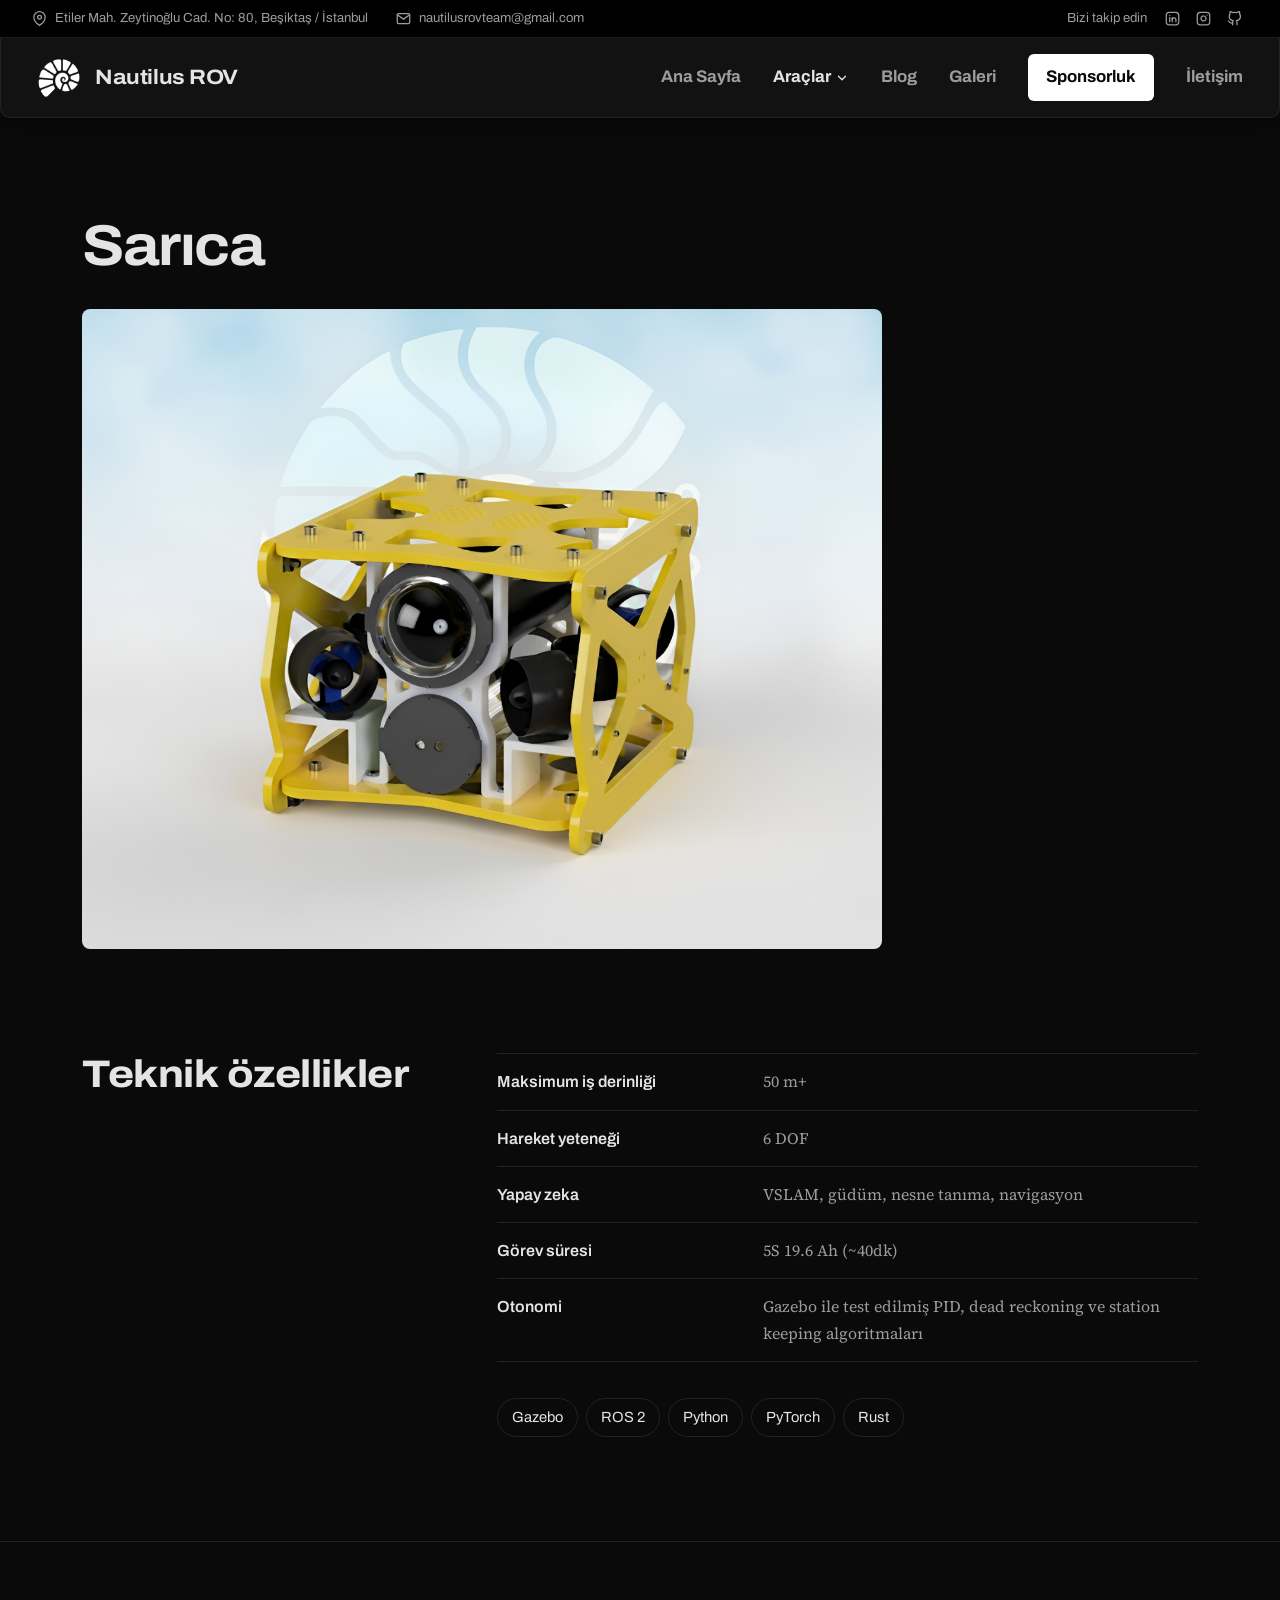
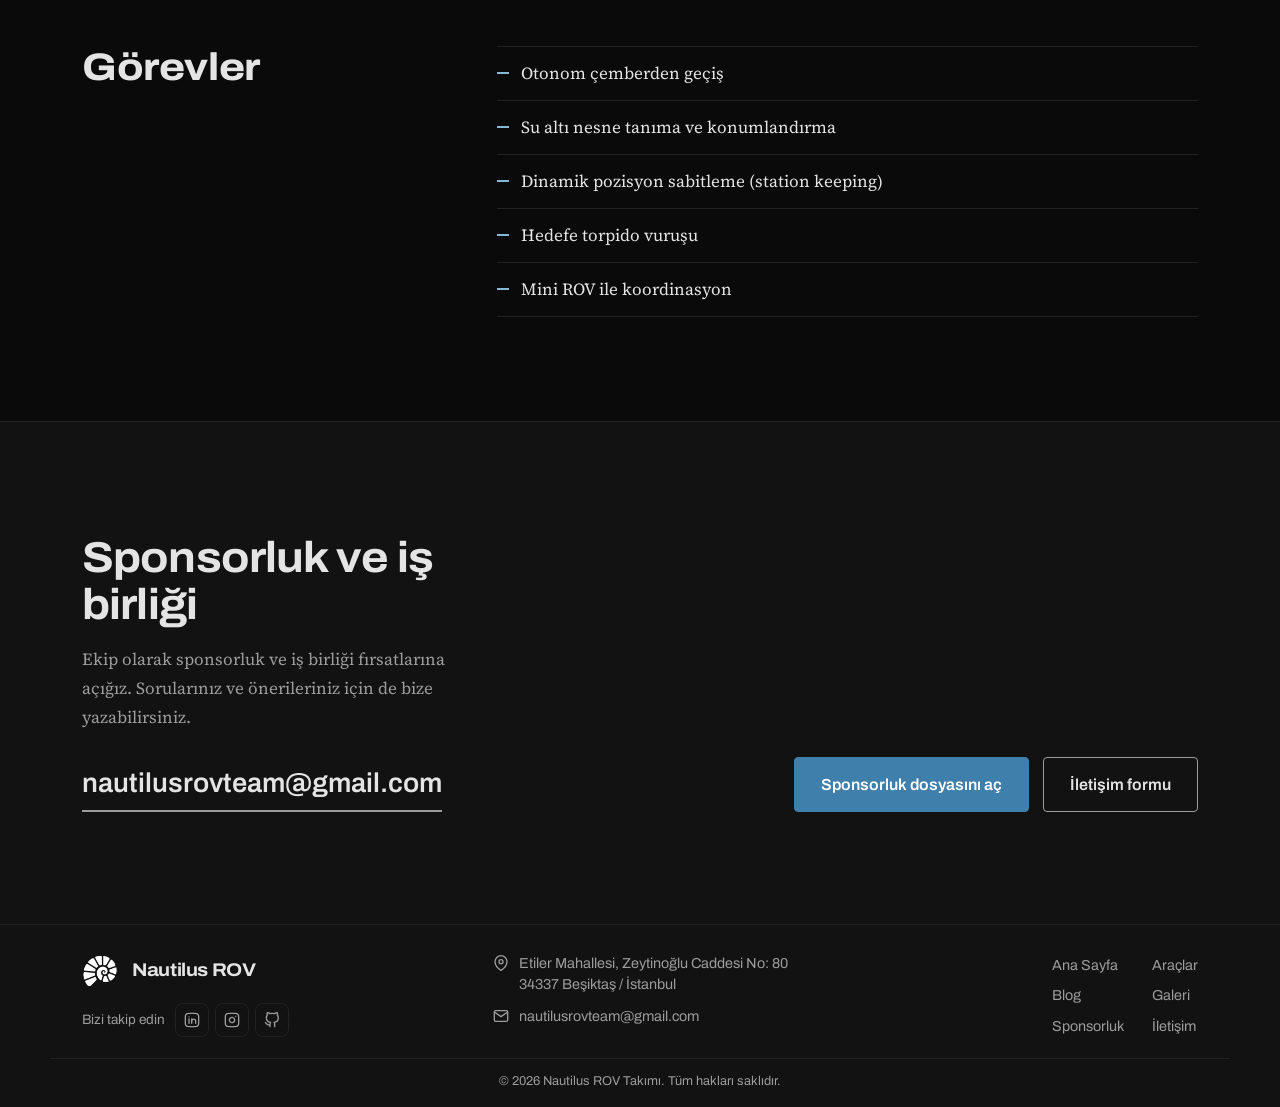
<file: sarica.html>
<!DOCTYPE html>
<html lang="tr">
<head>
    <meta charset="UTF-8">
    <meta name="viewport" content="width=device-width, initial-scale=1.0">
    <title>Sarıca | Nautilus ROV</title>
    <meta name="description" content="Sarıca: Nautilus ROV Takımı'nın Teknofest 2026 için geliştirdiği insansız sualtı aracı.">
    <link rel="icon" href="image/favicon.png" type="image/png">
    <link rel="preconnect" href="https://fonts.googleapis.com">
    <link rel="preconnect" href="https://fonts.gstatic.com" crossorigin>
    <link href="https://fonts.googleapis.com/css2?family=Archivo:wdth,wght@62..125,400..800&family=Source+Serif+4:ital,opsz,wght@0,8..60,400..700;1,8..60,400&display=swap" rel="stylesheet">
    <link rel="stylesheet" href="assets/css/style.css?v=20260917">
</head>
<body>

    <div class="masthead">
        <div class="topbar">
            <ul class="topbar-info">
                <li class="topbar-address"><svg viewBox="0 0 24 24" fill="none" stroke="currentColor" stroke-width="2" stroke-linecap="round" stroke-linejoin="round" aria-hidden="true"><path d="M21 10c0 7-9 13-9 13s-9-6-9-13a9 9 0 0 1 18 0z"></path><circle cx="12" cy="10" r="3"></circle></svg><span>Etiler Mah. Zeytinoğlu Cad. No: 80, Beşiktaş / İstanbul</span></li>
                <li><a href="mailto:nautilusrovteam@gmail.com"><svg viewBox="0 0 24 24" fill="none" stroke="currentColor" stroke-width="2" stroke-linecap="round" stroke-linejoin="round" aria-hidden="true"><path d="M4 4h16c1.1 0 2 .9 2 2v12c0 1.1-.9 2-2 2H4c-1.1 0-2-.9-2-2V6c0-1.1.9-2 2-2z"></path><polyline points="22,6 12,13 2,6"></polyline></svg><span>nautilusrovteam@gmail.com</span></a></li>
            </ul>
            <ul class="topbar-social">
                <li class="topbar-label">Bizi takip edin</li>
                <li><a href="https://linkedin.com/company/nautilusrov" target="_blank" rel="noopener" aria-label="LinkedIn"><svg viewBox="0 0 24 24" fill="none" stroke="currentColor" stroke-width="2" stroke-linecap="round" stroke-linejoin="round" aria-hidden="true"><rect x="2" y="2" width="20" height="20" rx="5" ry="5"></rect><path d="M7.5 10.5V17"></path><path d="M7.5 7.3v.01"></path><path d="M11.5 17v-6.5"></path><path d="M11.5 13.8a3 3 0 0 1 6 0V17"></path></svg></a></li>
                <li><a href="https://instagram.com/nautilusrovteam" target="_blank" rel="noopener" aria-label="Instagram"><svg viewBox="0 0 24 24" fill="none" stroke="currentColor" stroke-width="2" stroke-linecap="round" stroke-linejoin="round" aria-hidden="true"><rect x="2" y="2" width="20" height="20" rx="5" ry="5"></rect><path d="M16 11.37A4 4 0 1 1 12.63 8 4 4 0 0 1 16 11.37z"></path><line x1="17.5" y1="6.5" x2="17.51" y2="6.5"></line></svg></a></li>
                <li><a href="https://github.com/itumtal-nautilusrov" target="_blank" rel="noopener" aria-label="GitHub"><svg viewBox="0 0 24 24" fill="none" stroke="currentColor" stroke-width="2" stroke-linecap="round" stroke-linejoin="round" aria-hidden="true"><path d="M9 19c-5 1.5-5-2.5-7-3m14 6v-3.87a3.37 3.37 0 0 0-.94-2.61c3.14-.35 6.44-1.54 6.44-7A5.44 5.44 0 0 0 20 4.77 5.07 5.07 0 0 0 19.91 1S18.73.65 16 2.48a13.38 13.38 0 0 0-7 0C6.27.65 5.09 1 5.09 1A5.07 5.07 0 0 0 5 4.77a5.44 5.44 0 0 0-1.5 3.78c0 5.42 3.3 6.61 6.44 7A3.37 3.37 0 0 0 9 18.13V22"></path></svg></a></li>
            </ul>
        </div>
    <header>
        <a href="index.html" class="logo" aria-label="Nautilus ROV ana sayfa">
            <img class="logo-img" src="image/logo-dark.png" alt="Nautilus ROV logosu">
            <span class="wordmark">Nautilus ROV</span>
        </a>
        <div class="header-right">
            <nav id="site-nav" aria-label="Ana menü">
                <ul>
                    <li><a href="index.html">Ana Sayfa</a></li>
                    <li class="has-sub">
                        <a href="sarica.html" class="active" aria-haspopup="true">Araçlar <svg class="chev" viewBox="0 0 24 24" fill="none" stroke="currentColor" stroke-width="2.2" stroke-linecap="round" stroke-linejoin="round" aria-hidden="true"><polyline points="6 9 12 15 18 9"></polyline></svg></a>
                        <ul class="sub" aria-label="Araçlar">
                            <li><a href="sarica.html" class="active" aria-current="page">Sarıca</a></li>
                        </ul>
                    </li>
                    <li><a href="blog.html">Blog</a></li>
                    <li><a href="gallery.html">Galeri</a></li>
                    <li><a href="sponsorship.html" class="nav-cta">Sponsorluk</a></li>
                    <li><a href="contact.html">İletişim</a></li>
                </ul>
            </nav>
            <button class="icon-btn menu-toggle" type="button" aria-label="Menüyü aç" aria-controls="site-nav" aria-expanded="false">
                <svg viewBox="0 0 24 24" fill="none" stroke="currentColor" stroke-width="2" stroke-linecap="round"><path d="M4 7h16M4 12h16M4 17h16"></path></svg>
            </button>
        </div>
    </header>
    </div>

    <main>
        <section class="page-head plain">
            <div class="wrap">
                <h1>Sarıca</h1>
            </div>
        </section>

        <figure class="wrap vehicle-hero">
            <img src="image/sarica_bg.png" alt="Sarıca">
        </figure>

        <section class="row">
            <div class="wrap">
                <div class="row-head"><div class="row-head-inner"><h2>Teknik özellikler</h2></div></div>
                <div class="row-body">
                    <table class="specs">
                        <tr><th scope="row">Maksimum iş derinliği</th><td>50 m+</td></tr>
                        <tr><th scope="row">Hareket yeteneği</th><td>6 DOF</td></tr>
                        <tr><th scope="row">Yapay zeka</th><td>VSLAM, güdüm, nesne tanıma, navigasyon</td></tr>
                        <tr><th scope="row">Görev süresi</th><td>5S 19.6 Ah (~40dk)</td></tr>
                        <tr><th scope="row">Otonomi</th><td>Gazebo ile test edilmiş PID, dead reckoning ve station keeping algoritmaları</td></tr>
                    </table>
                    <ul class="tags" aria-label="Yazılım">
                        <li>Gazebo</li>
                        <li>ROS 2</li>
                        <li>Python</li>
                        <li>PyTorch</li>
                        <li>Rust</li>
                    </ul>
                </div>
            </div>
        </section>

        <section class="row">
            <div class="wrap">
                <div class="row-head"><div class="row-head-inner"><h2>Görevler</h2></div></div>
                <div class="row-body">
                    <ul class="plain-list">
                        <li>Otonom çemberden geçiş</li>
                        <li>Su altı nesne tanıma ve konumlandırma</li>
                        <li>Dinamik pozisyon sabitleme (station keeping)</li>
                        <li>Hedefe torpido vuruşu</li>
                        <li>Mini ROV ile koordinasyon</li>
                    </ul>
                </div>
            </div>
        </section>

        <section class="band">
            <div class="wrap">
                <div>
                    <h2>Sponsorluk ve iş birliği</h2>
                    <p>Ekip olarak sponsorluk ve iş birliği fırsatlarına açığız. Sorularınız ve önerileriniz için de bize yazabilirsiniz.</p>
                    <a class="mail" href="mailto:nautilusrovteam@gmail.com">nautilusrovteam@gmail.com</a>
                </div>
                <div class="actions">
                    <a href="https://drive.google.com/drive/u/0/folders/1LoAsrbIXJZn8eVaFw3ds9Mrf7ZjMMSXS" target="_blank" rel="noopener" class="btn btn-primary">Sponsorluk dosyasını aç</a>
                    <a href="contact.html" class="btn btn-plain">İletişim formu</a>
                </div>
            </div>
        </section>
    </main>

    <footer>
        <div class="wrap foot">
            <div>
                <a href="index.html" class="logo"><img class="logo-img" src="image/logo-dark.png" alt="Nautilus ROV logosu"><span class="wordmark">Nautilus ROV</span></a>
                <div class="foot-follow">
                    <span>Bizi takip edin</span>
                    <ul class="foot-social">
                        <li><a href="https://linkedin.com/company/nautilusrov" target="_blank" rel="noopener" aria-label="LinkedIn"><svg viewBox="0 0 24 24" fill="none" stroke="currentColor" stroke-width="2" stroke-linecap="round" stroke-linejoin="round" aria-hidden="true"><rect x="2" y="2" width="20" height="20" rx="5" ry="5"></rect><path d="M7.5 10.5V17"></path><path d="M7.5 7.3v.01"></path><path d="M11.5 17v-6.5"></path><path d="M11.5 13.8a3 3 0 0 1 6 0V17"></path></svg></a></li>
                        <li><a href="https://instagram.com/nautilusrovteam" target="_blank" rel="noopener" aria-label="Instagram"><svg viewBox="0 0 24 24" fill="none" stroke="currentColor" stroke-width="2" stroke-linecap="round" stroke-linejoin="round" aria-hidden="true"><rect x="2" y="2" width="20" height="20" rx="5" ry="5"></rect><path d="M16 11.37A4 4 0 1 1 12.63 8 4 4 0 0 1 16 11.37z"></path><line x1="17.5" y1="6.5" x2="17.51" y2="6.5"></line></svg></a></li>
                        <li><a href="https://github.com/itumtal-nautilusrov" target="_blank" rel="noopener" aria-label="GitHub"><svg viewBox="0 0 24 24" fill="none" stroke="currentColor" stroke-width="2" stroke-linecap="round" stroke-linejoin="round" aria-hidden="true"><path d="M9 19c-5 1.5-5-2.5-7-3m14 6v-3.87a3.37 3.37 0 0 0-.94-2.61c3.14-.35 6.44-1.54 6.44-7A5.44 5.44 0 0 0 20 4.77 5.07 5.07 0 0 0 19.91 1S18.73.65 16 2.48a13.38 13.38 0 0 0-7 0C6.27.65 5.09 1 5.09 1A5.07 5.07 0 0 0 5 4.77a5.44 5.44 0 0 0-1.5 3.78c0 5.42 3.3 6.61 6.44 7A3.37 3.37 0 0 0 9 18.13V22"></path></svg></a></li>
                    </ul>
                </div>
            </div>
            <ul class="foot-contact">
                <li><svg viewBox="0 0 24 24" fill="none" stroke="currentColor" stroke-width="2" stroke-linecap="round" stroke-linejoin="round" aria-hidden="true"><path d="M21 10c0 7-9 13-9 13s-9-6-9-13a9 9 0 0 1 18 0z"></path><circle cx="12" cy="10" r="3"></circle></svg><span>Etiler Mahallesi, Zeytinoğlu Caddesi No: 80<br>34337 Beşiktaş / İstanbul</span></li>
                <li><svg viewBox="0 0 24 24" fill="none" stroke="currentColor" stroke-width="2" stroke-linecap="round" stroke-linejoin="round" aria-hidden="true"><path d="M4 4h16c1.1 0 2 .9 2 2v12c0 1.1-.9 2-2 2H4c-1.1 0-2-.9-2-2V6c0-1.1.9-2 2-2z"></path><polyline points="22,6 12,13 2,6"></polyline></svg><a href="mailto:nautilusrovteam@gmail.com">nautilusrovteam@gmail.com</a></li>
            </ul>
            <nav class="foot-links" aria-label="Alt menü">
                <ul>
                    <li><a href="index.html">Ana Sayfa</a></li>
                    <li><a href="sarica.html">Araçlar</a></li>
                    <li><a href="blog.html">Blog</a></li>
                    <li><a href="gallery.html">Galeri</a></li>
                    <li><a href="sponsorship.html">Sponsorluk</a></li>
                    <li><a href="contact.html">İletişim</a></li>
                </ul>
            </nav>
        </div>
        <div class="wrap foot-bottom">© <span data-year>2026</span> Nautilus ROV Takımı. Tüm hakları saklıdır.</div>
    </footer>
    <script src="assets/js/main.js?v=20260917"></script>
</body>
</html>
</file>
<file: assets/css/style.css>
/* ==========================================================================
   Nautilus ROV - shared stylesheet

   Design notes
   - Dark only: neutral #0a0a0a page, slightly lifted surfaces, soft
     off-white text. Steel blue is the brand colour; a muted gold appears
     only as the keyboard focus ring.
   - Type: Archivo for headings and UI, Source Serif 4 for reading.
   - Layout: left aligned rows. Section heading in a narrow left column,
     content on the right. No card grids.
   - Masthead: a thin info bar above the nav. It slides away once the page
     is scrolled, leaving only the nav; it returns at the top of the page.
   ========================================================================== */

:root {
    --paper: #0a0a0a;        /* page background */
    --topbar: #000000;       /* info bar above the nav */
    --surface: #121212;      /* header, form fields, raised areas */
    --mist: #1a1a1a;         /* quiet fills */
    --ink: #e4e4e4;          /* body text */
    --ink-soft: #9c9c9c;     /* secondary text */
    --rule: #222222;         /* hairlines */
    --brand: #3f7fab;        /* primary buttons */
    --brand-hover: #4a8cb9;
    --on-brand: #ffffff;
    --current: #86b8d6;      /* links */
    --gold: #cfaa4a;         /* keyboard focus ring */
    --band-bg: #121212;
    --band-text: #e4e4e4;
    --band-soft: #9c9c9c;
    --watermark: 0.05;
    --topbar-h: 38px;

    --display: 'Archivo', 'Helvetica Neue', Arial, sans-serif;
    --serif: 'Source Serif 4', Georgia, serif;
    --mono: ui-monospace, SFMono-Regular, Menlo, Consolas, monospace;
    --measure: 66ch;
    color-scheme: dark;
}

/* ---------- Base ---------- */
* { margin: 0; padding: 0; box-sizing: border-box; }
html { scroll-behavior: smooth; }
body {
    background: var(--paper); color: var(--ink);
    font-family: var(--serif); font-size: 1.0625rem; line-height: 1.7;
    -webkit-font-smoothing: antialiased; text-rendering: optimizeLegibility;
}
a { color: inherit; text-decoration: none; }
img { max-width: 100%; display: block; }
:focus-visible { outline: 3px solid var(--gold); outline-offset: 2px; }

h1, h2, h3 { font-family: var(--display); font-stretch: 112%; line-height: 1.1; letter-spacing: -0.01em; }

.wrap { max-width: 1180px; margin: 0 auto; padding: 0 32px; }

/* ---------- Header ---------- */
.masthead {
    position: sticky; top: 0; z-index: 100;
    transition: transform 0.35s ease;
}
.masthead.compact { transform: translateY(calc(-1 * var(--topbar-h))); }

.topbar {
    height: var(--topbar-h); padding: 0 32px;
    display: flex; align-items: center; justify-content: space-between; gap: 24px;
    background: var(--topbar); border-bottom: 1px solid var(--rule);
    font-family: var(--display); font-size: 0.82rem; color: var(--ink-soft);
}
.topbar ul { list-style: none; display: flex; align-items: center; }
.topbar-info { gap: 28px; min-width: 0; }
.topbar-info li, .topbar-info a { display: flex; align-items: center; gap: 8px; white-space: nowrap; }
.topbar-info span { overflow: hidden; text-overflow: ellipsis; }
.topbar-info a:hover { color: var(--ink); }
.topbar svg { width: 15px; height: 15px; flex-shrink: 0; }
.topbar-social { gap: 4px; }
.topbar-label { margin-right: 8px; }
.topbar-social a { display: flex; padding: 6px; border-radius: 4px; }
.topbar-social a:hover { color: var(--ink); background: var(--mist); }

header {
    position: relative;
    height: 80px; padding: 0 36px;
    display: flex; align-items: center; justify-content: space-between;
    background: var(--surface);
    border: 1px solid var(--rule); border-top: none;
    border-radius: 0 0 10px 10px;
    box-shadow: 0 6px 18px rgba(0, 0, 0, 0.45);
    font-family: var(--display);
}
.logo { display: flex; align-items: center; gap: 14px; }
.logo .logo-img { width: 44px; height: 44px; }
.wordmark { font-weight: 700; font-size: 1.3rem; font-stretch: 110%; letter-spacing: -0.02em; }

.header-right { display: flex; align-items: center; gap: 24px; }
header nav > ul { list-style: none; display: flex; align-items: center; gap: 32px; }
header nav a { position: relative; display: flex; align-items: center; gap: 4px; font-size: 1.05rem; font-weight: 700; color: var(--ink-soft); padding: 28px 0; }
header nav a:hover { color: var(--ink); }
header nav a.active { color: var(--ink); }
header nav .chev { width: 14px; height: 14px; transition: transform 0.2s ease; }

/* Araçlar dropdown */
.has-sub { position: relative; }
.sub {
    list-style: none; position: absolute; top: 100%; left: -14px; min-width: 200px;
    padding: 6px; background: var(--surface);
    border: 1px solid var(--rule); border-top: none; border-radius: 0 0 8px 8px;
    box-shadow: 0 10px 24px rgba(0, 0, 0, 0.5);
    opacity: 0; visibility: hidden; transform: translateY(-6px);
    transition: opacity 0.18s ease, transform 0.18s ease, visibility 0.18s;
}
.has-sub:hover .sub, .has-sub:focus-within .sub { opacity: 1; visibility: visible; transform: none; }
.has-sub:hover .chev, .has-sub:focus-within .chev { transform: rotate(180deg); }
.sub a { padding: 10px 12px; border-radius: 6px; }
.sub a:hover { background: var(--mist); }
.sub a.active { background: var(--mist); }

/* Sponsorluk: white box */
header nav a.nav-cta {
    padding: 7px 16px; border-radius: 6px; border: 2px solid transparent;
    background: #ffffff; color: #0a0a0a;
}
header nav a.nav-cta:hover { background: #e6e6e6; color: #0a0a0a; }
/* On the sponsorship page only: rainbow border */
header nav a.nav-cta.active {
    background:
        linear-gradient(#ffffff, #ffffff) padding-box,
        linear-gradient(90deg, #ff3b30, #ff9500, #ffcc00, #34c759, #00c7be, #007aff, #af52de) border-box;
}

.icon-btn {
    display: inline-flex; align-items: center; justify-content: center;
    width: 40px; height: 40px; border-radius: 50%;
    background: none; border: 1px solid var(--rule); color: var(--ink); cursor: pointer;
}
.icon-btn:hover { border-color: var(--ink); }
.icon-btn svg { width: 18px; height: 18px; }
.menu-toggle { display: none; }

/* ---------- Buttons ---------- */
.btn {
    display: inline-flex; align-items: center; gap: 10px;
    font-family: var(--display); font-size: 1rem; font-weight: 600;
    padding: 13px 26px; border-radius: 4px; cursor: pointer; border: 1px solid var(--ink);
}
.btn-primary { background: var(--brand); border-color: var(--brand); color: var(--on-brand); }
.btn-primary:hover { background: var(--brand-hover); border-color: var(--brand-hover); }
.btn-plain { background: transparent; color: var(--ink); border-color: var(--rule); }
.btn-plain:hover { border-color: var(--brand); color: var(--brand); }
.actions { display: flex; flex-wrap: wrap; gap: 14px; }

/* ---------- Home: intro ---------- */
.intro { position: relative; overflow: hidden; isolation: isolate; }
.intro .wrap { position: relative; z-index: 1; padding-top: 104px; padding-bottom: 32px; }
.intro h1 {
    font-size: clamp(2.4rem, 5.2vw, 4.4rem); font-weight: 700; font-stretch: 108%;
    letter-spacing: -0.025em; line-height: 1.05; max-width: 14ch; margin-bottom: 32px;
}
.intro .lede { font-size: 1.3rem; line-height: 1.55; color: var(--ink-soft); max-width: 34ch; margin-bottom: 40px; }
.intro .quote { background: none; border-left: 2px solid var(--rule); padding: 2px 0 2px 18px; margin: 64px 0 0; max-width: 36ch; font-style: italic; font-size: 1.15rem; }
.intro .quote cite { display: block; font-style: normal; font-family: var(--display); font-size: 0.9rem; color: var(--ink-soft); margin-top: 6px; }
.intro .spiral { position: absolute; z-index: -1; right: 32px; top: 50%; transform: translateY(-50%); width: 46%; max-width: 520px; opacity: var(--watermark); pointer-events: none; }
.spiral .logo-img { width: 100%; height: auto; }

.photo-band { padding-top: 56px; }
.photo-band img { width: 100%; aspect-ratio: 21 / 9; object-fit: cover; object-position: 50% 55%; border-radius: 4px; }

/* ---------- Rows (heading left, content right) ---------- */
.row { border-bottom: 1px solid var(--rule); }
.row > .wrap { display: grid; grid-template-columns: 4fr 8fr; gap: 64px; padding-top: 104px; padding-bottom: 104px; }
.row-head h2 { font-size: clamp(1.8rem, 3vw, 2.4rem); font-weight: 750; }
.row-head p { margin-top: 12px; color: var(--ink-soft); font-size: 1rem; max-width: 26ch; }
.row-head-inner { position: sticky; top: 120px; }
.row-body { max-width: 740px; }
.row-body > * + * { margin-top: 36px; }
.row-body h3 { font-size: 1.3rem; font-weight: 650; margin-bottom: 8px; }
.row-body p { max-width: var(--measure); }
.split { display: grid; grid-template-columns: 1fr 1fr; gap: 40px; }
.split p { color: var(--ink-soft); }
.figure img { width: 100%; aspect-ratio: 16/9; object-fit: cover; border-radius: 4px; }
.text-link { display: inline-block; font-family: var(--display); font-weight: 600; color: var(--current); border-bottom: 2px solid currentColor; padding-bottom: 2px; }
.text-link:hover { color: var(--ink); }

/* Spec sheet */
.specs { width: 100%; border-collapse: collapse; font-size: 1rem; }
.specs caption { text-align: left; font-family: var(--display); font-weight: 650; font-size: 1.3rem; margin-bottom: 12px; }
.specs th, .specs td { text-align: left; padding: 14px 0; border-top: 1px solid var(--rule); vertical-align: top; }
.specs tr:last-child th, .specs tr:last-child td { border-bottom: 1px solid var(--rule); }
.specs th { font-family: var(--display); font-weight: 600; width: 38%; padding-right: 24px; }
.specs td { color: var(--ink-soft); }

.plain-list { list-style: none; }
.plain-list li { padding: 12px 0 12px 24px; border-top: 1px solid var(--rule); position: relative; }
.plain-list li:last-child { border-bottom: 1px solid var(--rule); }
.plain-list li::before { content: ""; position: absolute; left: 0; top: 25px; width: 12px; height: 2px; background: var(--current); }

.tags { display: flex; flex-wrap: wrap; gap: 8px; list-style: none; }
.tags li { font-family: var(--display); font-size: 0.92rem; padding: 6px 14px; border: 1px solid var(--rule); border-radius: 999px; }

/* ---------- Post list ---------- */
.posts { list-style: none; }
.post {
    display: grid; grid-template-columns: 140px 1fr 200px; gap: 32px; align-items: start;
    padding: 28px 0; border-top: 1px solid var(--rule);
}
.posts li:last-child .post { border-bottom: 1px solid var(--rule); }
.post time { font-family: var(--display); font-size: 0.92rem; color: var(--ink-soft); padding-top: 4px; }
.post h3 { font-size: 1.35rem; font-weight: 650; margin-bottom: 8px; }
.post p { color: var(--ink-soft); font-size: 1rem; }
.post img { width: 200px; aspect-ratio: 4/3; object-fit: cover; border-radius: 2px; }
.post:hover h3 { color: var(--current); text-decoration: underline; text-underline-offset: 4px; text-decoration-thickness: 2px; }
.row-body .post { grid-template-columns: 120px 1fr 160px; gap: 24px; }
.row-body .post img { width: 160px; }

/* ---------- Band (sponsorship / contact call) ---------- */
.band { background: var(--band-bg); color: var(--band-text); }
.band .wrap { display: grid; grid-template-columns: 7fr 5fr; gap: 48px; align-items: end; padding-top: 112px; padding-bottom: 112px; }
.band h2 { font-size: clamp(1.9rem, 3.4vw, 2.7rem); font-weight: 700; font-stretch: 108%; letter-spacing: -0.02em; max-width: 16ch; }
.band p { color: var(--band-soft); margin-top: 16px; max-width: 44ch; }
.band .mail { display: inline-block; margin-top: 28px; font-family: var(--display); font-size: clamp(1.15rem, 2.4vw, 1.7rem); font-weight: 600; border-bottom: 2px solid var(--band-soft); padding-bottom: 4px; overflow-wrap: anywhere; }
.band .mail:hover { color: #ffffff; border-color: #ffffff; }
.band .actions { justify-content: flex-end; }
.band .btn-plain { background: none; color: var(--band-text); border-color: var(--band-soft); }
.band .btn-plain:hover { background: var(--band-text); color: var(--band-bg); }

/* ---------- Inner page head ---------- */
.page-head { border-bottom: 1px solid var(--rule); }
.page-head .wrap { padding-top: 96px; padding-bottom: 64px; }
.page-head h1 { font-size: clamp(2.2rem, 4.6vw, 3.6rem); font-weight: 700; font-stretch: 108%; letter-spacing: -0.025em; }
.page-head p { margin-top: 14px; font-size: 1.2rem; color: var(--ink-soft); max-width: 48ch; }
.page-head.plain { border-bottom: none; }
.page-head.plain .wrap { padding-bottom: 0; }
.vehicle-hero { padding-top: 32px; }
.vehicle-hero img { width: 100%; max-width: 800px; height: auto; border-radius: 8px; }
.row-link { margin-top: 16px; }
.sheet { border-bottom: 1px solid var(--rule); }
.sheet .wrap { padding-top: 64px; padding-bottom: 88px; }
.sheet h1 { font-size: clamp(1.8rem, 3vw, 2.4rem); font-weight: 750; margin-bottom: 32px; }
.sheet-img { display: block; width: 100%; padding: 0; cursor: zoom-in; border-radius: 10px; overflow: hidden; border: 1px solid var(--rule); background: #ffffff; }
.sheet-img:hover { border-color: var(--ink-soft); }
.sheet-img img { width: 100%; height: auto; }
.page-body { padding-top: 64px; padding-bottom: 112px; }
.vehicle-shot { display: block; }
.vehicle-shot img { width: 100%; max-width: 640px; aspect-ratio: 5 / 4; object-fit: cover; border-radius: 4px; background: var(--surface); }

/* ---------- Gallery ---------- */
.gallery { display: grid; grid-template-columns: repeat(3, 1fr); gap: 20px; }
.gallery-item {
    position: relative; display: block; width: 100%; aspect-ratio: 4 / 3; padding: 0;
    overflow: hidden; cursor: zoom-in;
    background: var(--surface); border: 1px solid #3a3a3a; border-radius: 12px;
    transition: border-color 0.2s ease, transform 0.2s ease;
}
.gallery-item img { width: 100%; height: 100%; object-fit: cover; transition: transform 0.35s ease; }
.gallery-item::after { content: ""; position: absolute; inset: 0; background: rgba(0, 0, 0, 0); transition: background 0.2s ease; }
.gallery-zoom {
    position: absolute; z-index: 1; top: 50%; left: 50%; width: 46px; height: 46px;
    display: flex; align-items: center; justify-content: center;
    border-radius: 50%; background: rgba(10, 10, 10, 0.75); color: #fff;
    opacity: 0; transform: translate(-50%, -50%) scale(0.85); transition: opacity 0.2s ease, transform 0.2s ease;
}
.gallery-zoom svg { width: 22px; height: 22px; }
.gallery-item:hover, .gallery-item:focus-visible { border-color: var(--ink-soft); }
.gallery-item:hover img, .gallery-item:focus-visible img { transform: scale(1.04); }
.gallery-item:hover::after, .gallery-item:focus-visible::after { background: rgba(0, 0, 0, 0.3); }
.gallery-item:hover .gallery-zoom, .gallery-item:focus-visible .gallery-zoom { opacity: 1; transform: translate(-50%, -50%) scale(1); }

/* Photo viewer */
.viewer {
    position: fixed; inset: 0; z-index: 1000;
    display: flex; align-items: center; justify-content: center; gap: 16px; padding: 24px;
    background: rgba(0, 0, 0, 0.95); backdrop-filter: blur(6px); -webkit-backdrop-filter: blur(6px);
    opacity: 0; transition: opacity 0.2s ease;
}
.viewer[hidden] { display: none; }
.viewer.open { opacity: 1; }
.viewer-figure { max-width: min(1600px, calc(100% - 200px)); display: flex; flex-direction: column; align-items: center; }
.viewer-img { max-width: 100%; max-height: 82vh; object-fit: contain; border-radius: 10px; border: 1px solid #3a3a3a; transform: scale(0.97); transition: transform 0.2s ease; }
.viewer.open .viewer-img { transform: none; }
.viewer-caption { margin-top: 12px; font-family: var(--display); font-size: 0.95rem; color: var(--ink-soft); }
.viewer-btn {
    flex-shrink: 0; width: 44px; height: 44px; display: flex; align-items: center; justify-content: center;
    border-radius: 50%; border: 1px solid #3a3a3a; background: rgba(20, 20, 20, 0.9); color: #fff; cursor: pointer;
}
.viewer-btn:hover { background: #2a2a2a; }
.viewer-btn svg { width: 20px; height: 20px; }
.viewer-close { position: absolute; top: 20px; right: 20px; }
/* Arrows are pinned to the screen edges so they never move while browsing */
.viewer-prev, .viewer-next { position: fixed; top: 50%; transform: translateY(-50%); width: 52px; height: 52px; }
.viewer-prev { left: 40px; }
.viewer-next { right: 40px; }
body.viewer-lock { overflow: hidden; }
.viewer.single .viewer-prev, .viewer.single .viewer-next { display: none; }

/* ---------- Contact ---------- */
/* Contact page: map + form, sized to fit one screen on desktop */
body:has(.contact-page) { display: flex; flex-direction: column; min-height: 100vh; min-height: 100dvh; }
.contact-page { flex: 1; display: flex; }
.contact-fit {
    flex: 1; display: grid; grid-template-columns: 1fr 1fr; gap: 48px; align-items: stretch;
    padding-top: 14px; padding-bottom: 14px;
}
.map iframe { display: block; width: 100%; height: 100%; min-height: 320px; border: 1px solid var(--rule); border-radius: 8px; background: var(--surface); }
.contact-fit .form { display: flex; flex-direction: column; min-height: 0; }
.contact-fit .form h1 { font-size: 1.8rem; font-weight: 700; margin-bottom: 6px; }
.contact-fit .form > p { margin-bottom: 16px; font-size: 0.98rem; max-width: none; }
.contact-fit .field { margin-bottom: 12px; }
.contact-fit .field label { margin-bottom: 6px; }
.contact-fit .field textarea { height: 96px; min-height: 96px; resize: vertical; }
.contact-fit .field input { padding: 10px 14px; }
.contact-fit .btn { padding-top: 11px; padding-bottom: 11px; }
.facts { margin-bottom: 40px; }
.facts div { padding: 16px 0; border-top: 1px solid var(--rule); }
.facts div:last-child { border-bottom: 1px solid var(--rule); }
.facts dt { font-family: var(--display); font-weight: 600; font-size: 0.95rem; margin-bottom: 2px; }
.facts dd { color: var(--ink-soft); }
.facts dd a:hover { color: var(--current); }

.form > p { color: var(--ink-soft); margin-bottom: 32px; max-width: 52ch; }
.field { margin-bottom: 24px; }
.field label { display: block; font-family: var(--display); font-weight: 600; font-size: 0.95rem; margin-bottom: 8px; }
.field input, .field textarea {
    width: 100%; padding: 14px 16px; font: inherit; font-size: 1rem;
    color: var(--ink); background: var(--surface);
    border: 1px solid var(--rule); border-radius: 4px;
}
.field input::placeholder, .field textarea::placeholder { color: var(--ink-soft); opacity: 0.75; }
.field input:focus, .field textarea:focus { outline: none; border-color: var(--current); box-shadow: 0 0 0 3px color-mix(in srgb, var(--current) 25%, transparent); }
.field textarea { resize: vertical; min-height: 160px; }
.form .btn { width: 100%; justify-content: center; }

/* ---------- Blog article ---------- */
.article { max-width: 720px; margin: 0 auto; padding: 64px 24px 80px; }
.back-btn { display: inline-block; font-family: var(--display); font-size: 0.95rem; color: var(--ink-soft); margin-bottom: 40px; }
.back-btn:hover { color: var(--current); }
.article-meta { font-family: var(--display); font-size: 0.95rem; color: var(--ink-soft); margin-bottom: 12px; }
.article-title { font-size: clamp(2rem, 4.5vw, 3rem); font-weight: 700; font-stretch: 106%; letter-spacing: -0.02em; margin-bottom: 36px; }
.main-image { width: 100%; aspect-ratio: 16/10; object-fit: cover; border-radius: 4px; margin-bottom: 44px; }
.zoomable { cursor: zoom-in; }
.lightbox {
    position: fixed; inset: 0; background: rgba(7, 26, 36, 0.94);
    display: flex; align-items: center; justify-content: center; z-index: 1000;
    opacity: 0; pointer-events: none; transition: opacity 0.25s ease;
}
.lightbox.active { opacity: 1; pointer-events: auto; cursor: zoom-out; }
.lightbox img { max-width: 92%; max-height: 90vh; }
.article-body { font-size: 1.125rem; line-height: 1.8; }
.article-body p { margin-bottom: 22px; }
.article-body h2 { font-size: 1.6rem; font-weight: 750; margin: 56px 0 18px; }
.article-body h3 { font-size: 1.2rem; font-weight: 650; margin: 36px 0 14px; }
.article-body ul, .article-body ol { margin-bottom: 22px; padding-left: 22px; }
.article-body li { margin-bottom: 8px; }
.article-body a { color: var(--current); text-decoration: underline; text-underline-offset: 3px; }
.article-body img { width: 100%; border-radius: 6px; border: 1px solid var(--rule); margin: 8px 0 28px; }
pre { background: var(--mist); border-left: 3px solid var(--current); padding: 20px 22px; overflow-x: auto; margin: 24px 0; }
pre code { font-family: var(--mono); font-size: 0.88rem; line-height: 1.6; }
p code, li code { font-family: var(--mono); font-size: 0.88em; background: var(--mist); padding: 2px 6px; border-radius: 2px; }
.cmd { color: var(--current); margin-right: 8px; user-select: none; }
blockquote { border-left: 3px solid var(--brand); padding: 18px 22px; background: var(--mist); margin: 28px 0; }
blockquote p { margin: 0; }
.download-btn { display: inline-flex; font-family: var(--display); font-weight: 600; padding: 12px 22px; border: 2px solid var(--ink); border-radius: 3px; margin: 16px 0; }
.download-btn:hover { background: var(--ink); color: var(--paper); }

/* ---------- Footer ---------- */
footer { border-top: 1px solid var(--rule); background: var(--surface); font-family: var(--display); }
.foot {
    display: grid; grid-template-columns: 1fr auto 1fr; gap: 40px; align-items: start;
    padding-top: 28px; padding-bottom: 20px;
}
.foot .logo .logo-img { width: 36px; height: 36px; }
.foot .wordmark { font-size: 1.15rem; }
.foot-follow { display: flex; align-items: center; gap: 10px; margin-top: 14px; font-size: 0.85rem; color: var(--ink-soft); }
.foot-social { list-style: none; display: flex; gap: 6px; }
.foot-social a {
    display: flex; align-items: center; justify-content: center; width: 34px; height: 34px;
    border: 1px solid var(--rule); border-radius: 8px; color: var(--ink-soft);
}
.foot-social a:hover { color: var(--ink); border-color: var(--ink-soft); background: var(--mist); }
.foot-social svg { width: 16px; height: 16px; }
.foot-contact { list-style: none; font-size: 0.9rem; color: var(--ink-soft); }
.foot-contact li { display: flex; align-items: flex-start; gap: 10px; line-height: 1.5; }
.foot-contact li + li { margin-top: 10px; }
.foot-contact svg { width: 16px; height: 16px; flex-shrink: 0; margin-top: 2px; }
.foot-contact a:hover { color: var(--ink); }
.foot-links ul { list-style: none; display: grid; grid-template-columns: repeat(2, auto); justify-content: end; gap: 6px 28px; font-size: 0.9rem; }
.foot-links a { color: var(--ink-soft); }
.foot-links a:hover { color: var(--ink); }
.foot-bottom { border-top: 1px solid var(--rule); padding-top: 12px; padding-bottom: 14px; font-size: 0.8rem; color: var(--ink-soft); text-align: center; }

/* ---------- Responsive ---------- */
@media (max-width: 960px) {
    .row > .wrap { grid-template-columns: 1fr; gap: 28px; padding-top: 64px; padding-bottom: 64px; }
    .row-head-inner { position: static; }
    .row-head p { max-width: none; }
    .band .wrap { grid-template-columns: 1fr; align-items: start; }
    .band .actions { justify-content: flex-start; }
    .contact-fit { grid-template-columns: 1fr; gap: 32px; }
    .map iframe { height: 300px; min-height: 0; }
    .gallery { grid-template-columns: repeat(2, 1fr); }
    .post, .row-body .post { grid-template-columns: 1fr 160px; }
    .post time { grid-column: 1 / -1; padding: 0; }
    .post img, .row-body .post img { width: 160px; }
    .intro .spiral { width: 60%; right: 16px; top: 56px; transform: none; }
}

@media (max-width: 768px) {
    header { padding: 0 16px; height: 68px; }
    .topbar { padding: 0 16px; }
    .topbar .topbar-address, .topbar .topbar-label { display: none; }
    .wrap { padding: 0 16px; }
    .contact-fit { padding-top: 24px; padding-bottom: 32px; }
    .sheet .wrap { padding-top: 48px; padding-bottom: 56px; }
    .page-body { padding-top: 40px; padding-bottom: 56px; }
    .foot { padding-top: 28px; padding-bottom: 20px; }
    .foot-bottom { padding-top: 12px; padding-bottom: 14px; }
    .menu-toggle { display: inline-flex; }
    .header-right { gap: 10px; }
    header { border-radius: 0 0 8px 8px; }
    header nav {
        position: absolute; top: calc(100% + 6px); left: 8px; right: 8px;
        background: var(--surface); border: 1px solid var(--rule); border-radius: 8px;
        box-shadow: 0 12px 28px rgba(0, 0, 0, 0.6);
        display: none; padding: 8px 16px 16px;
    }
    header nav.open { display: block; }
    header nav > ul { flex-direction: column; align-items: stretch; gap: 0; }
    header nav a { padding: 14px 0; font-size: 1.1rem; border-bottom: 1px solid var(--rule); }
    .logo .logo-img { width: 38px; height: 38px; }
    .wordmark { font-size: 1.15rem; }
    header nav .chev { display: none; }
    .sub {
        position: static; opacity: 1; visibility: visible; transform: none;
        min-width: 0; padding: 0 0 0 16px; background: none; border: none; box-shadow: none;
    }
    .sub a { border-radius: 0; font-size: 1rem; padding: 12px 0; }
    .sub a.active { background: none; }
    header nav a.nav-cta { justify-content: center; margin: 12px 0 4px; padding: 12px 16px; }
    .intro .wrap { padding-top: 64px; padding-bottom: 64px; }
    .intro h1 { font-size: clamp(2rem, 9vw, 2.6rem); }
    .photo-band { padding-top: 32px; }
    .photo-band img { aspect-ratio: 4 / 3; }
    .split { grid-template-columns: 1fr; }
    .post, .row-body .post { grid-template-columns: 1fr; gap: 10px; }
    .post img, .row-body .post img { width: 100%; grid-row: 1; }
    .gallery { grid-template-columns: 1fr; gap: 14px; }
    .viewer { padding: 12px; gap: 0; }
    .viewer-figure { max-width: 100%; }
    .viewer-prev, .viewer-next { top: auto; bottom: 24px; transform: none; }
    .viewer-prev { left: calc(50% - 64px); }
    .viewer-next { right: calc(50% - 64px); }
    .foot { grid-template-columns: 1fr; gap: 24px; }
    .foot-links ul { justify-content: start; }
    .page-head .wrap { padding-top: 56px; padding-bottom: 40px; }
    .article { padding-top: 40px; }
}

@media (prefers-reduced-motion: reduce) {
    * { transition: none !important; scroll-behavior: auto !important; }
}
</file>
